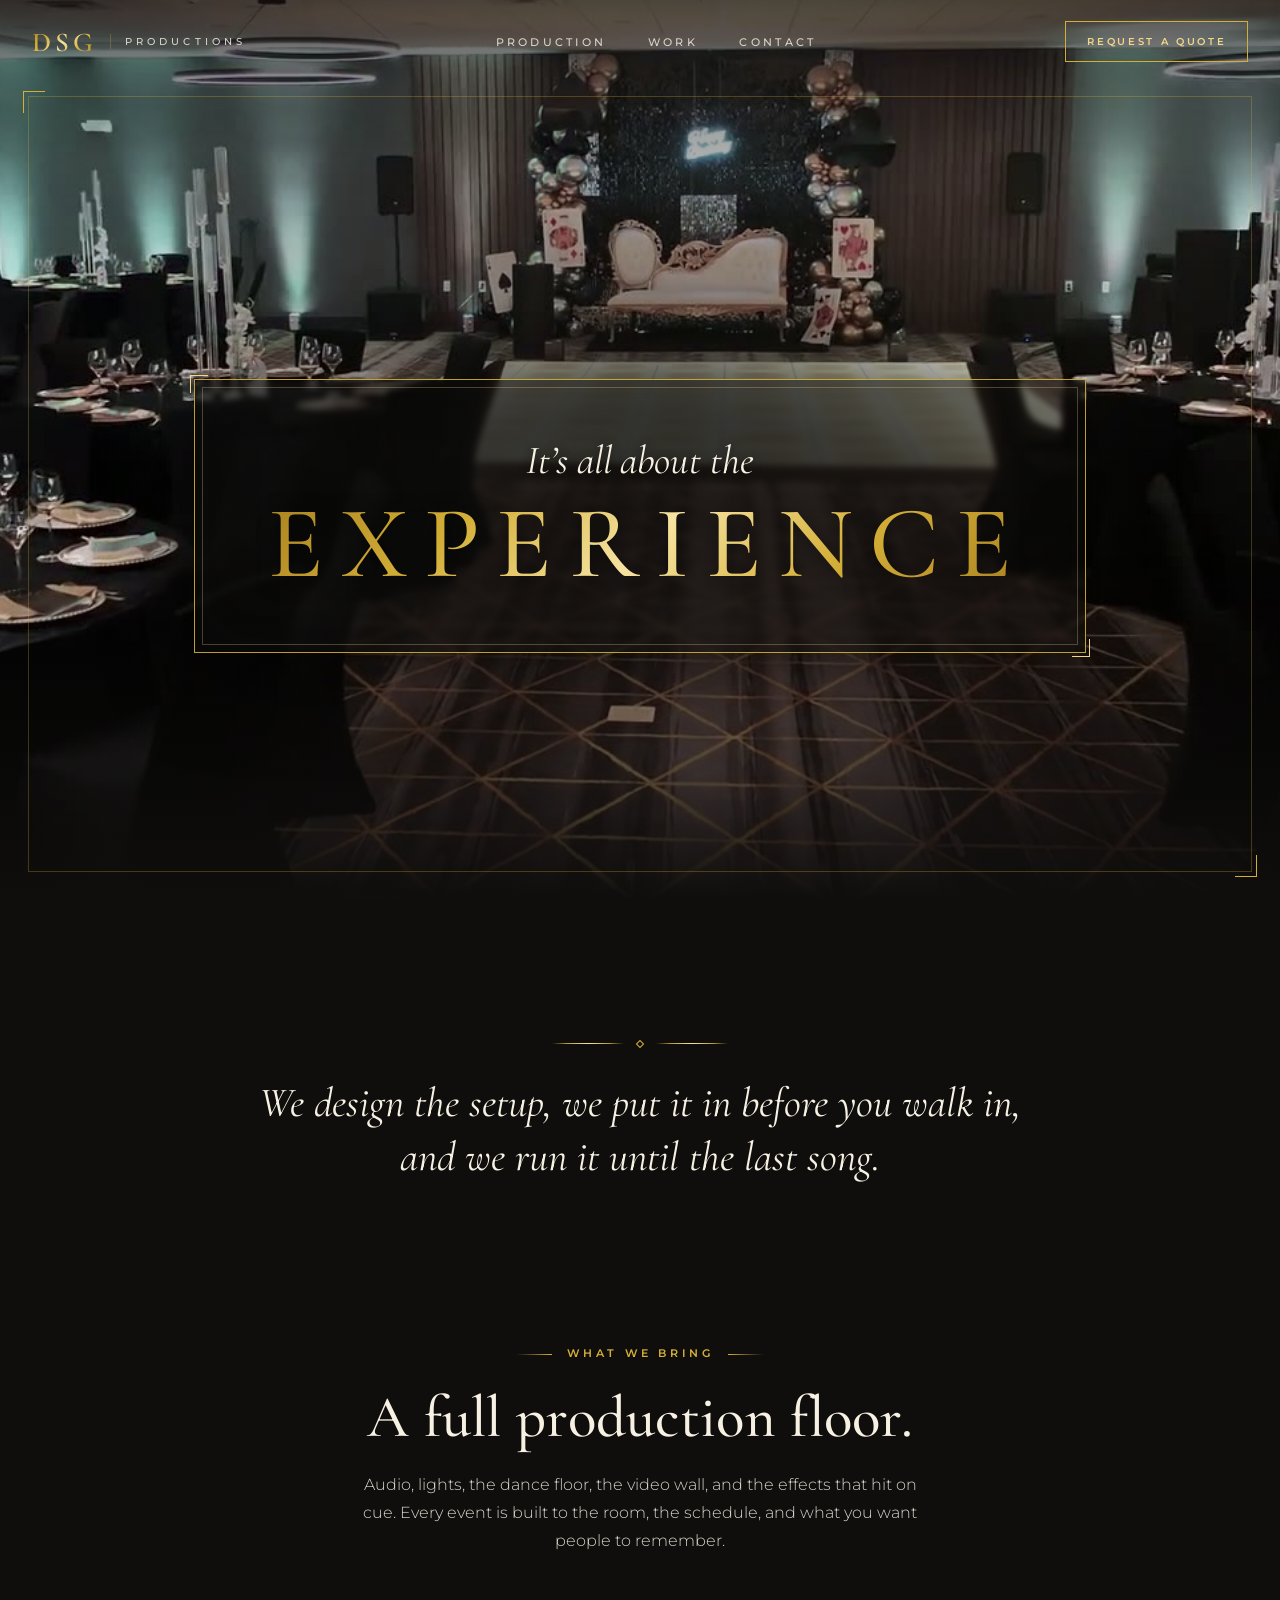
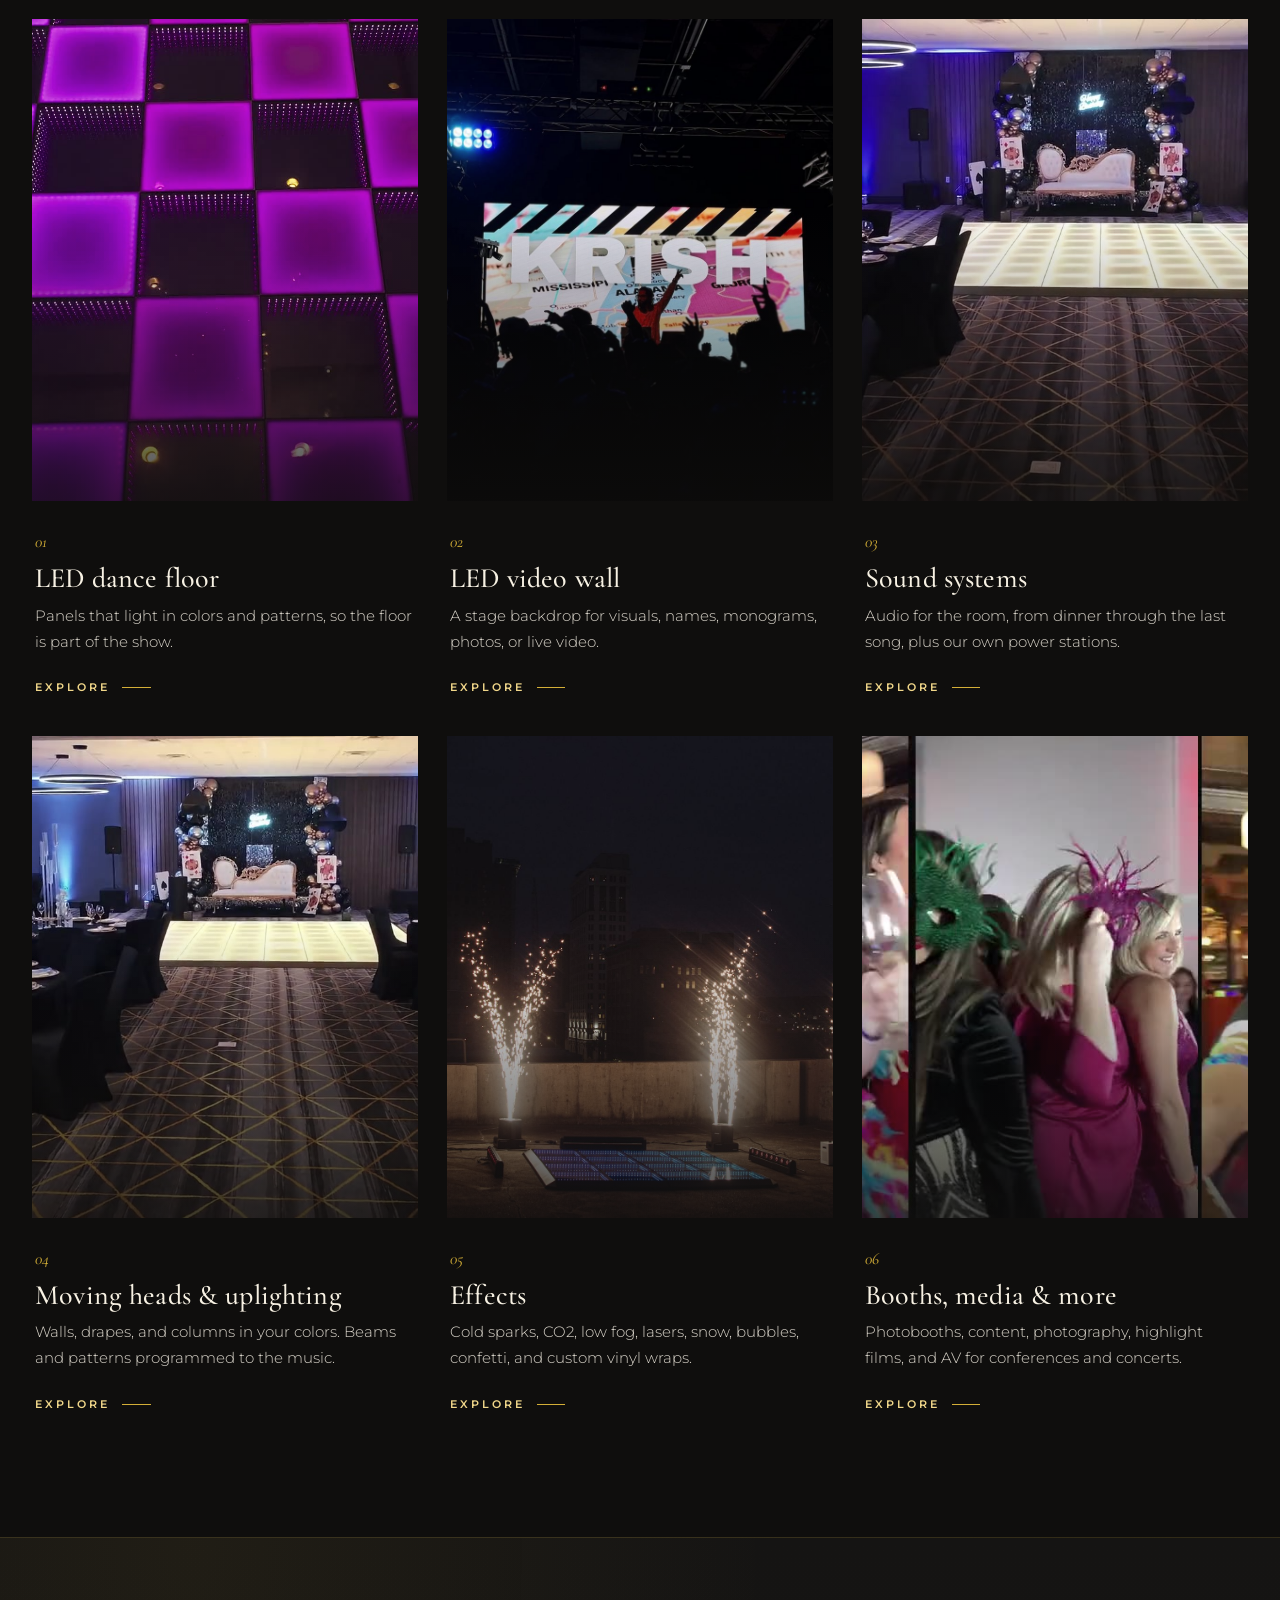
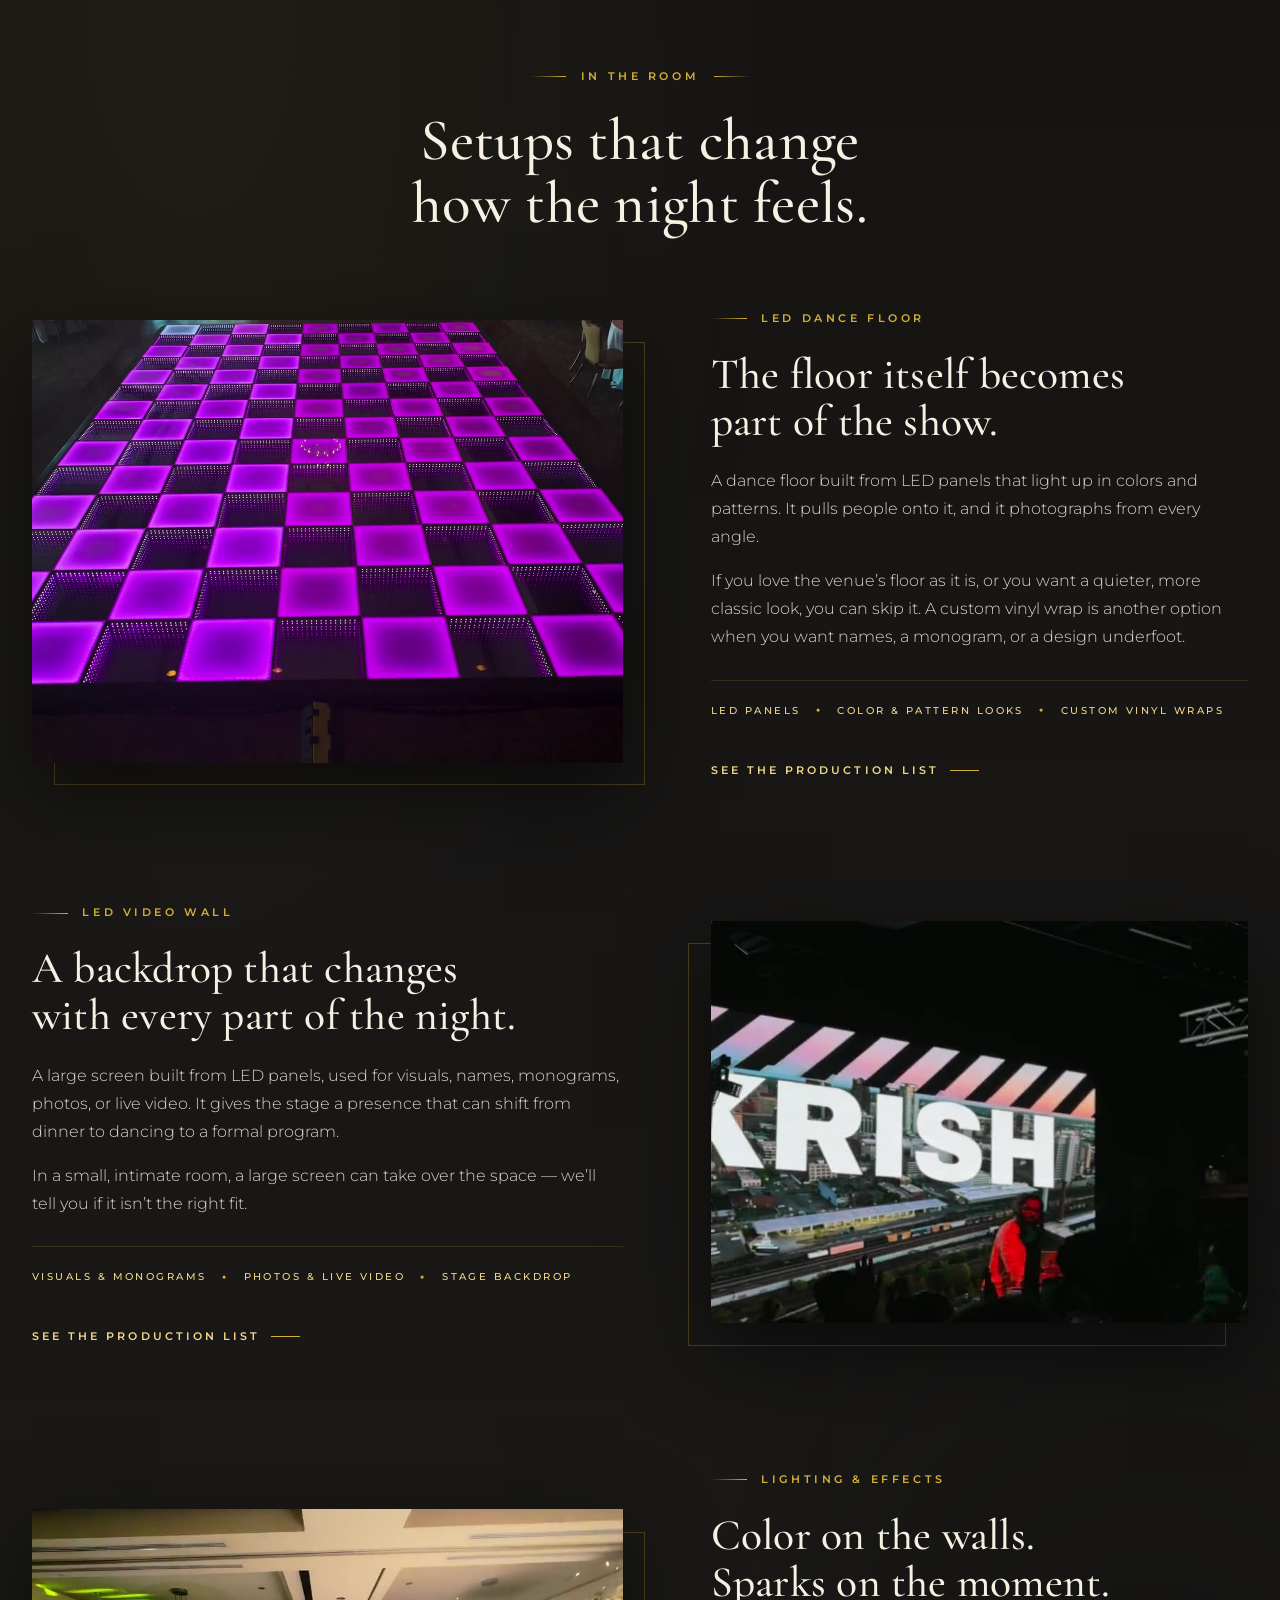
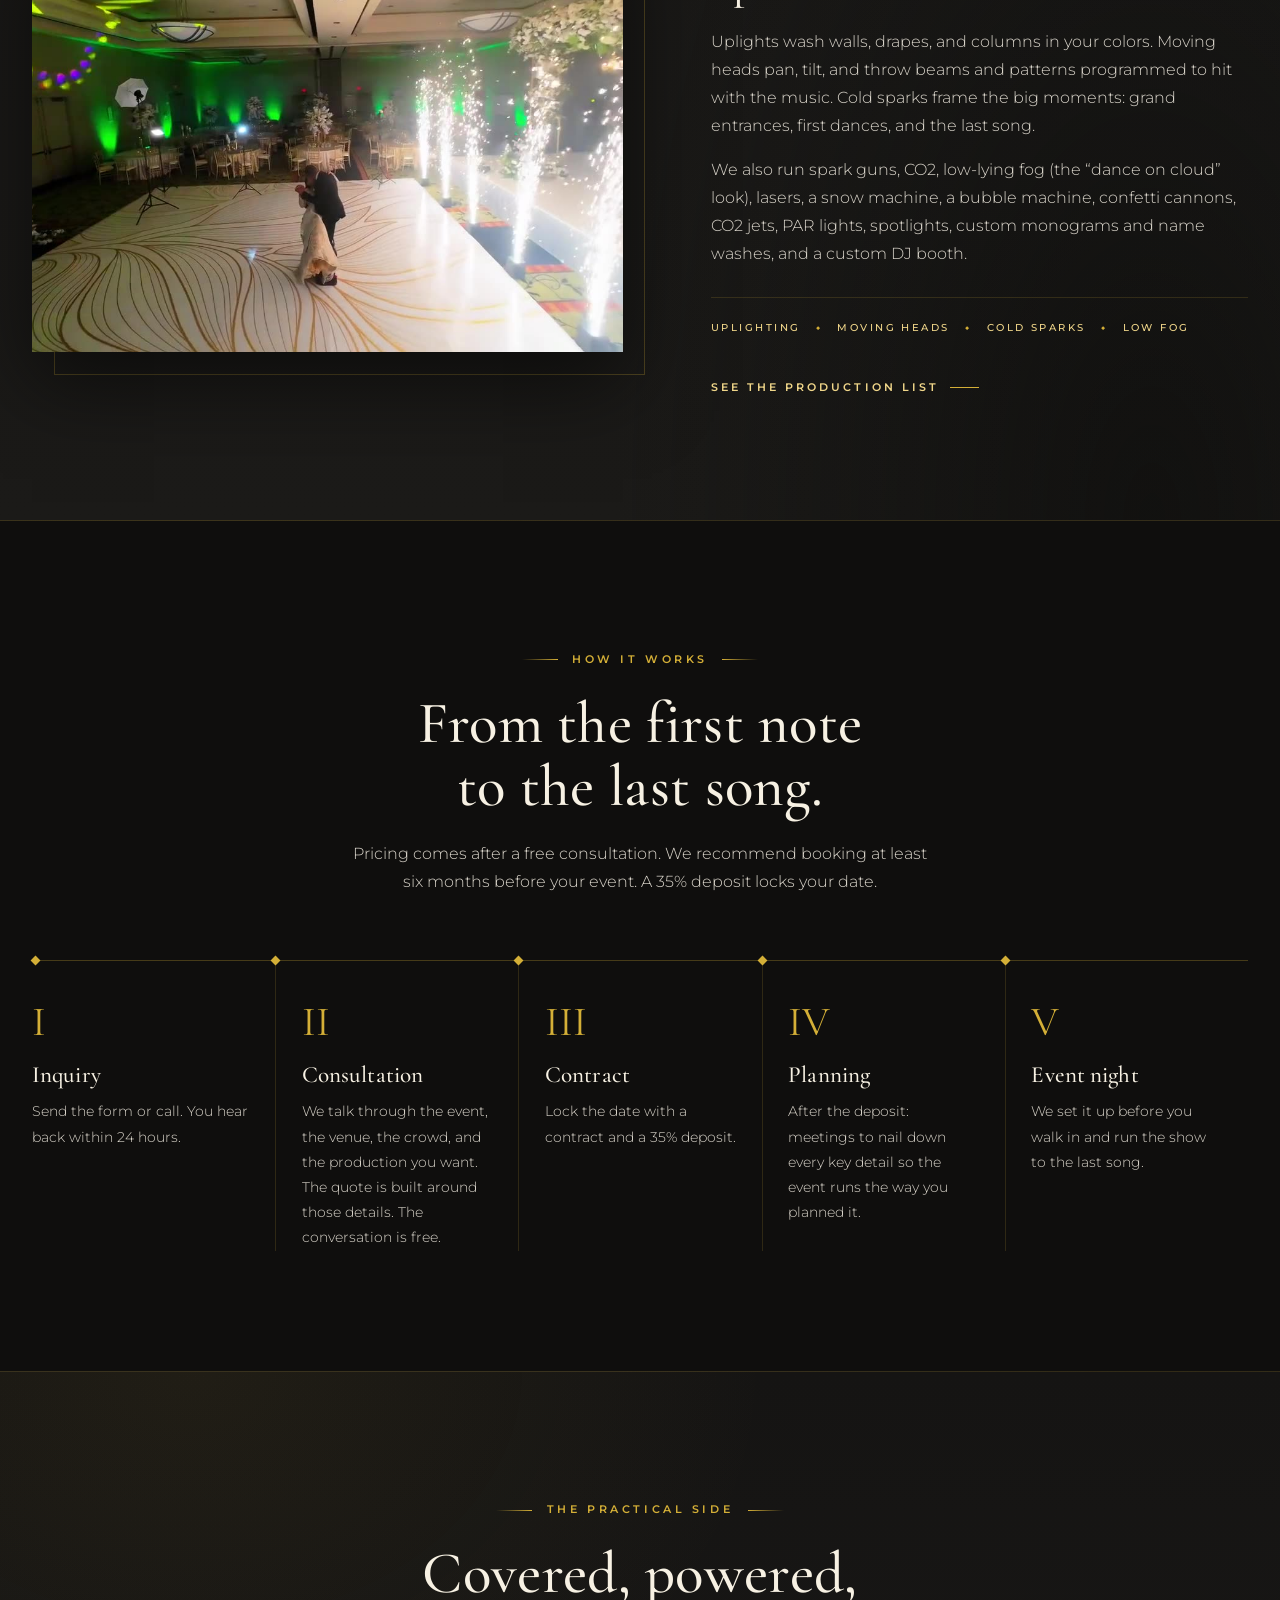
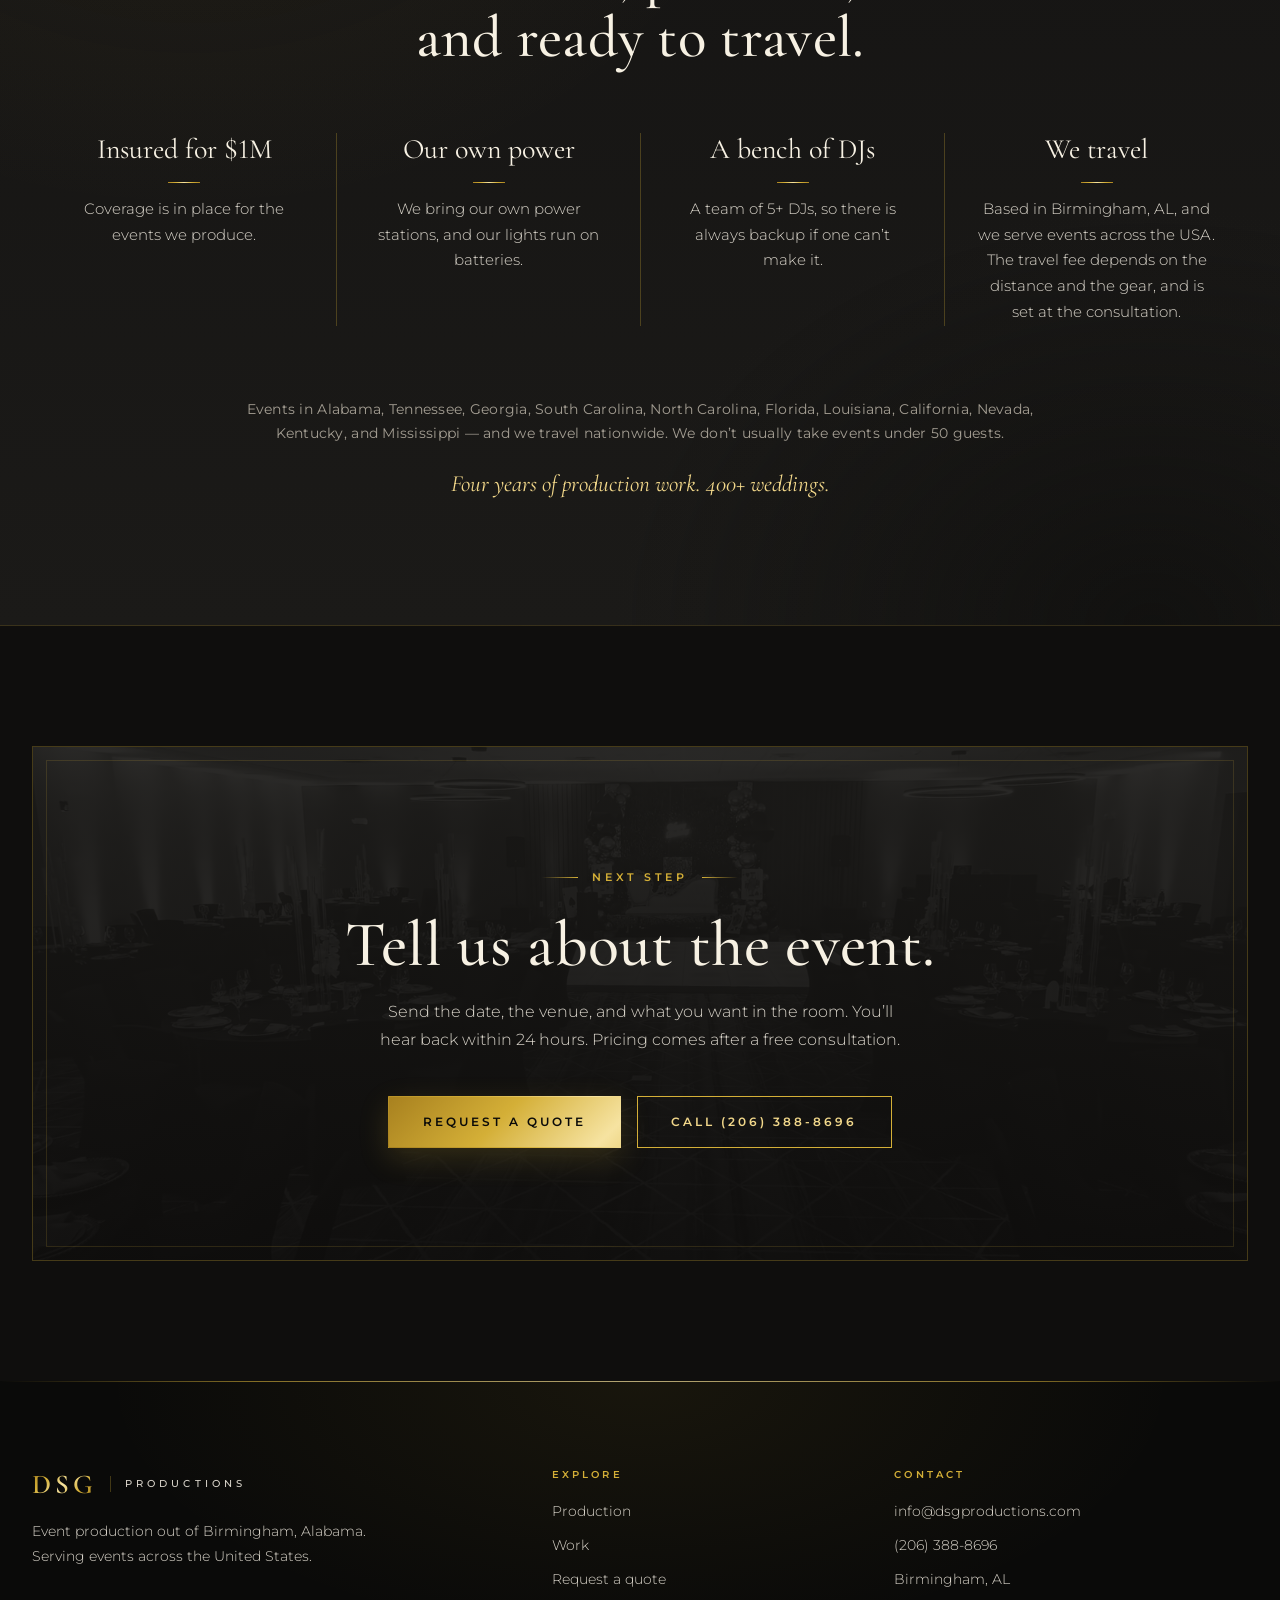
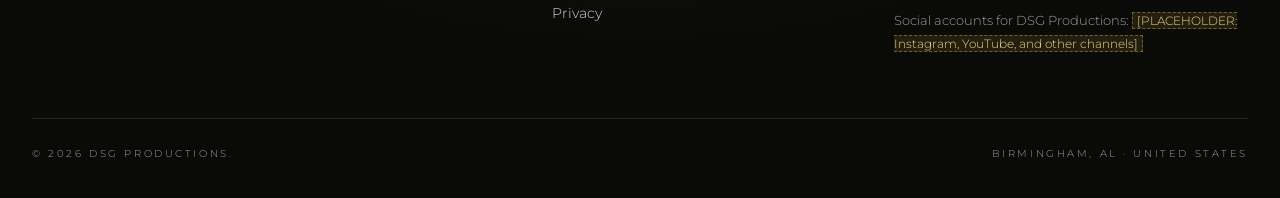
<file: index.html>
<!DOCTYPE html>
<html lang="en">
<head>
  <meta charset="utf-8">
  <meta name="viewport" content="width=device-width, initial-scale=1">
  <title>DSG Productions | Event Production · Birmingham, AL</title>
  <meta name="description" content="DSG Productions: LED dance floors, video walls, sound systems, moving-head lights, uplighting, and effects for weddings, corporate events, parties, galas, and concerts. Based in Birmingham, AL, serving events across the United States.">
  <link rel="canonical" href="https://dsgproductions.com/">
  <meta property="og:type" content="website">
  <meta property="og:title" content="DSG Productions | Event Production · Birmingham, AL">
  <meta property="og:description" content="DSG Productions: LED dance floors, video walls, sound systems, moving-head lights, uplighting, and effects for weddings, corporate events, parties, galas, and concerts. Based in Birmingham, AL, serving events across the United States.">
  <meta property="og:url" content="https://dsgproductions.com/">
  <meta property="og:image" content="https://dsgproductions.com/media/og.jpg">
  <meta property="og:locale" content="en_US">
  <meta name="twitter:card" content="summary_large_image">
  <meta name="twitter:title" content="DSG Productions | Event Production · Birmingham, AL">
  <meta name="twitter:description" content="DSG Productions: LED dance floors, video walls, sound systems, moving-head lights, uplighting, and effects for weddings, corporate events, parties, galas, and concerts. Based in Birmingham, AL, serving events across the United States.">
  <meta name="twitter:image" content="https://dsgproductions.com/media/og.jpg">
  <link rel="icon" href="favicon.svg" type="image/svg+xml">
  <link rel="apple-touch-icon" href="apple-touch-icon.png">
  <link rel="preconnect" href="https://fonts.googleapis.com">
  <link rel="preconnect" href="https://fonts.gstatic.com" crossorigin>
  <link href="https://fonts.googleapis.com/css2?family=Cormorant+Garamond:ital,wght@0,400;0,500;0,600;1,400;1,500&family=Montserrat:wght@300;400;500;600&display=swap" rel="stylesheet">
  <link rel="stylesheet" href="css/style.css">
    <script type="application/ld+json">
  {
    "@context": "https://schema.org",
    "@type": "ProfessionalService",
    "name": "DSG Productions",
    "description": "Event production for weddings, corporate events, parties, galas, and concerts: LED dance floors, LED video walls, sound systems, moving-head lights, uplighting, and effects. Based in Birmingham, AL, serving events across the United States.",
    "url": "https://dsgproductions.com/",
    "email": "info@dsgproductions.com",
    "telephone": "+1-206-388-8696",
    "image": "https://dsgproductions.com/media/og.jpg",
    "address": {
      "@type": "PostalAddress",
      "addressLocality": "Birmingham",
      "addressRegion": "AL",
      "addressCountry": "US"
    },
    "areaServed": "US",
    "priceRange": "Contact for a quote"
  }
  </script>

</head>
<body>
  <a class="skip" href="#main">Skip to content</a>
  <header class="site-header">
    <div class="wrap">
      <a class="logo" href="index.html" aria-label="DSG Productions, home">
        <span class="logo-mark">DSG</span>
        <span class="logo-name">Productions</span>
      </a>
      <button class="nav-toggle" type="button" aria-expanded="false" aria-controls="site-nav" aria-label="Open menu"><span></span></button>
      <nav id="site-nav" aria-label="Primary">
        <ul>
          <li><a href="production.html">Production</a></li>
          <li><a href="gallery.html">Work</a></li>
          <li><a href="contact.html">Contact</a></li>
          <li class="nav-cta"><a href="contact.html">Request a quote</a></li>
        </ul>
      </nav>
      <a class="btn btn-header header-cta" href="contact.html">Request a quote</a>
    </div>
  </header>

  <main id="main">
    <section class="hero">
      <div class="hero-media">
        <!--
          HERO VIDEO SLOT
          Krish is sending new hero footage. To swap it in:
            1. Put the file in /media (for example media/hero.mp4, H.264, muted, ~10–20s loop, under ~6 MB).
            2. Replace the src on the <source> below with that file.
            3. Export a still from the clip and set it as the poster="" (shown before the video loads and on reduced-motion).
          The navy overlay (.hero-overlay) and gold frame sit on top automatically.
          Current src is the existing LED dance floor ballroom clip; current poster is media/ballroom-poster.jpg.
        -->
        <video class="hero-video" data-auto autoplay muted loop playsinline preload="metadata" poster="media/ballroom-poster.jpg" aria-hidden="true">
          <source src="media/led-dance-floor-ballroom.mp4" type="video/mp4">
        </video>
        <div class="hero-overlay"></div>
      </div>
      <div class="hero-frame" aria-hidden="true"></div>
      <div class="wrap hero-copy hero-statement reveal">
        <h1 class="experience-box">
          <span class="xp-lead">It’s all about the</span>
          <span class="xp-word">EXPERIENCE</span>
        </h1>
      </div>
    </section>

    <section class="intro wrap reveal">
      <div class="ornament" aria-hidden="true"><span></span></div>
      <p>We design the setup, we put it in before you walk in, and we run it until the last song.</p>
    </section>

    <section class="wrap">
      <div class="section-head center reveal">
        <p class="kicker">What we bring</p>
        <h2>A full production floor.</h2>
        <p>Audio, lights, the dance floor, the video wall, and the effects that hit on cue. Every event is built to the room, the schedule, and what you want people to remember.</p>
      </div>
      <div class="cap-grid">
        <a class="cap reveal" href="production.html#led-dance-floor">
          <div class="cap-media"><video data-auto muted loop playsinline preload="metadata" poster="media/led-floor-poster.jpg" aria-hidden="true">
            <source src="media/led-dance-floor-mirror.mp4" type="video/mp4">
          </video></div>
          <div class="cap-body">
            <h3>LED dance floor</h3>
            <p>Panels that light in colors and patterns, so the floor is part of the show.</p>
            <span class="text-link">Explore</span>
          </div>
        </a>
        <a class="cap reveal" href="production.html#led-video-wall">
          <div class="cap-media"><img src="media/led-wall-concert.jpg" alt="LED video wall behind a DJ on a concert stage, with the name Krish on screen and a crowd in silhouette" width="768" height="960" loading="lazy"></div>
          <div class="cap-body">
            <h3>LED video wall</h3>
            <p>A stage backdrop for visuals, names, monograms, photos, or live video.</p>
            <span class="text-link">Explore</span>
          </div>
        </a>
        <a class="cap reveal" href="production.html#sound">
          <div class="cap-media"><img src="media/ballroom-purple.jpg" alt="Ballroom production setup with wall speakers, an LED dance floor, and purple uplighting" width="1600" height="704" loading="lazy"></div>
          <div class="cap-body">
            <h3>Sound systems</h3>
            <p>Audio for the room, from dinner through the last song, plus our own power stations.</p>
            <span class="text-link">Explore</span>
          </div>
        </a>
        <a class="cap reveal" href="production.html#lighting">
          <div class="cap-media"><img src="media/ballroom-teal.jpg" alt="Event ballroom washed in teal uplighting with a white LED dance floor and ring ceiling fixtures" width="1600" height="704" loading="lazy"></div>
          <div class="cap-body">
            <h3>Moving heads &amp; uplighting</h3>
            <p>Walls, drapes, and columns in your colors. Beams and patterns programmed to the music.</p>
            <span class="text-link">Explore</span>
          </div>
        </a>
        <a class="cap reveal" href="production.html#effects">
          <div class="cap-media"><img src="media/cold-sparks-rooftop-1.jpg" alt="Four cold-spark fountains and a blue LED dance floor set on a rooftop at night, city skyline behind them" width="1600" height="1067" loading="lazy"></div>
          <div class="cap-body">
            <h3>Effects</h3>
            <p>Cold sparks, CO2, low fog, lasers, snow, bubbles, confetti, and custom vinyl wraps.</p>
            <span class="text-link">Explore</span>
          </div>
        </a>
        <a class="cap reveal" href="production.html#more">
          <div class="cap-media"><img src="media/photobooth-poster.jpg" alt="Guests in formal evening wear posing at a party photobooth, including a 360 booth" width="1280" height="720" loading="lazy"></div>
          <div class="cap-body">
            <h3>Booths, media &amp; more</h3>
            <p>Photobooths, content, photography, highlight films, and AV for conferences and concerts.</p>
            <span class="text-link">Explore</span>
          </div>
        </a>
      </div>
    </section>

    <section class="band">
      <div class="wrap">
        <div class="section-head center reveal">
          <p class="kicker">In the room</p>
          <h2>Setups that change how the night feels.</h2>
        </div>

        <article class="feature reveal" id="floor-feature">
          <div class="feature-media">
            <video data-auto muted loop playsinline preload="metadata" poster="media/led-floor-wide.jpg">
              <source src="media/led-dance-floor-mirror.mp4" type="video/mp4">
            </video>
          </div>
          <div class="feature-copy">
            <p class="kicker">LED dance floor</p>
            <h3>The floor itself becomes part of the show.</h3>
            <p>A dance floor built from LED panels that light up in colors and patterns. It pulls people onto it, and it photographs from every angle.</p>
            <p>If you love the venue’s floor as it is, or you want a quieter, more classic look, you can skip it. A custom vinyl wrap is another option when you want names, a monogram, or a design underfoot.</p>
            <ul>
              <li class="chip">LED panels</li>
              <li class="chip">Color &amp; pattern looks</li>
              <li class="chip">Custom vinyl wraps</li>
            </ul>
            <a class="text-link" href="production.html#led-dance-floor">See the production list</a>
          </div>
        </article>

        <article class="feature feature-rev reveal">
          <div class="feature-media">
            <video data-auto muted loop playsinline preload="metadata" poster="media/led-wall-concert-poster.jpg">
              <source src="media/led-video-wall-concert.mp4" type="video/mp4">
            </video>
          </div>
          <div class="feature-copy">
            <p class="kicker">LED video wall</p>
            <h3>A backdrop that changes with every part of the night.</h3>
            <p>A large screen built from LED panels, used for visuals, names, monograms, photos, or live video. It gives the stage a presence that can shift from dinner to dancing to a formal program.</p>
            <p>In a small, intimate room, a large screen can take over the space — we’ll tell you if it isn’t the right fit.</p>
            <ul>
              <li class="chip">Visuals &amp; monograms</li>
              <li class="chip">Photos &amp; live video</li>
              <li class="chip">Stage backdrop</li>
            </ul>
            <a class="text-link" href="production.html#led-video-wall">See the production list</a>
          </div>
        </article>

        <article class="feature reveal">
          <div class="feature-media">
            <video data-auto muted loop playsinline preload="metadata" poster="media/cold-sparks-poster.jpg">
              <source src="media/cold-sparks.mp4" type="video/mp4">
            </video>
          </div>
          <div class="feature-copy">
            <p class="kicker">Lighting &amp; effects</p>
            <h3>Color on the walls. Sparks on the moment.</h3>
            <p>Uplights wash walls, drapes, and columns in your colors. Moving heads pan, tilt, and throw beams and patterns programmed to hit with the music. Cold sparks frame the big moments: grand entrances, first dances, and the last song.</p>
            <p>We also run spark guns, CO2, low-lying fog (the “dance on cloud” look), lasers, a snow machine, a bubble machine, confetti cannons, CO2 jets, PAR lights, spotlights, custom monograms and name washes, and a custom DJ booth.</p>
            <ul>
              <li class="chip">Uplighting</li>
              <li class="chip">Moving heads</li>
              <li class="chip">Cold sparks</li>
              <li class="chip">Low fog</li>
            </ul>
            <a class="text-link" href="production.html#lighting">See the production list</a>
          </div>
        </article>
      </div>
    </section>

    <section class="wrap">
      <div class="section-head center reveal">
        <p class="kicker">How it works</p>
        <h2>From the first note to the last song.</h2>
        <p>Pricing comes after a free consultation. We recommend booking at least six months before your event. A 35% deposit locks your date.</p>
      </div>
      <ol class="process-grid">
        <li class="step reveal">
          <h3>Inquiry</h3>
          <p>Send the form or call. You hear back within 24 hours.</p>
        </li>
        <li class="step reveal">
          <h3>Consultation</h3>
          <p>We talk through the event, the venue, the crowd, and the production you want. The quote is built around those details. The conversation is free.</p>
        </li>
        <li class="step reveal">
          <h3>Contract</h3>
          <p>Lock the date with a contract and a 35% deposit.</p>
        </li>
        <li class="step reveal">
          <h3>Planning</h3>
          <p>After the deposit: meetings to nail down every key detail so the event runs the way you planned it.</p>
        </li>
        <li class="step reveal">
          <h3>Event night</h3>
          <p>We set it up before you walk in and run the show to the last song.</p>
        </li>
      </ol>
    </section>

    <section class="band">
      <div class="wrap">
        <div class="section-head center reveal">
          <p class="kicker">The practical side</p>
          <h2>Covered, powered, and ready to travel.</h2>
        </div>
        <dl class="trust-grid">
          <div class="trust reveal">
            <dt>Insured for $1M</dt>
            <dd>Coverage is in place for the events we produce.</dd>
          </div>
          <div class="trust reveal">
            <dt>Our own power</dt>
            <dd>We bring our own power stations, and our lights run on batteries.</dd>
          </div>
          <div class="trust reveal">
            <dt>A bench of DJs</dt>
            <dd>A team of 5+ DJs, so there is always backup if one can’t make it.</dd>
          </div>
          <div class="trust reveal">
            <dt>We travel</dt>
            <dd>Based in Birmingham, AL, and we serve events across the USA. The travel fee depends on the distance and the gear, and is set at the consultation.</dd>
          </div>
        </dl>
        <p class="states reveal" style="margin-top:4.5rem">Events in Alabama, Tennessee, Georgia, South Carolina, North Carolina, Florida, Louisiana, California, Nevada, Kentucky, and Mississippi — and we travel nationwide. We don’t usually take events under 50 guests.</p>
        <p class="states states-lead reveal" style="margin-top:1.2rem">Four years of production work. 400+ weddings.</p>
      </div>
    </section>

    <section class="cta-band wrap reveal">
      <p class="kicker both">Next step</p>
      <h2>Tell us about the event.</h2>
      <p>Send the date, the venue, and what you want in the room. You’ll hear back within 24 hours. Pricing comes after a free consultation.</p>
      <div class="cta-actions">
        <a class="btn btn-gold" href="contact.html">Request a quote</a>
        <a class="btn btn-outline" href="tel:+12063888696">Call (206) 388-8696</a>
      </div>
    </section>
  </main>
  <footer class="site-footer">
    <div class="wrap">
      <div class="footer-grid">
        <div>
          <a class="logo" href="index.html" aria-label="DSG Productions, home">
            <span class="logo-mark">DSG</span>
            <span class="logo-name">Productions</span>
          </a>
          <p>Event production out of Birmingham, Alabama. Serving events across the United States.</p>
        </div>
        <div>
          <h2>Explore</h2>
          <ul>
            <li><a href="production.html">Production</a></li>
            <li><a href="gallery.html">Work</a></li>
            <li><a href="contact.html">Request a quote</a></li>
            <li><a href="privacy.html">Privacy</a></li>
          </ul>
        </div>
        <div>
          <h2>Contact</h2>
          <ul>
            <li><a href="mailto:info@dsgproductions.com">info@dsgproductions.com</a></li>
            <li><a href="tel:+12063888696">(206) 388-8696</a></li>
            <li>Birmingham, AL</li>
          </ul>
          <p class="note" style="margin-top:1rem">Social accounts for DSG Productions: <span class="ph">[PLACEHOLDER: Instagram, YouTube, and other channels]</span></p>
        </div>
      </div>
      <div class="footer-bottom">
        <p>&copy; <span id="year">2026</span> DSG Productions.</p>
        <p>Birmingham, AL · United States</p>
      </div>
    </div>
  </footer>
  <script src="js/script.js"></script>
</body>
</html>
</file>
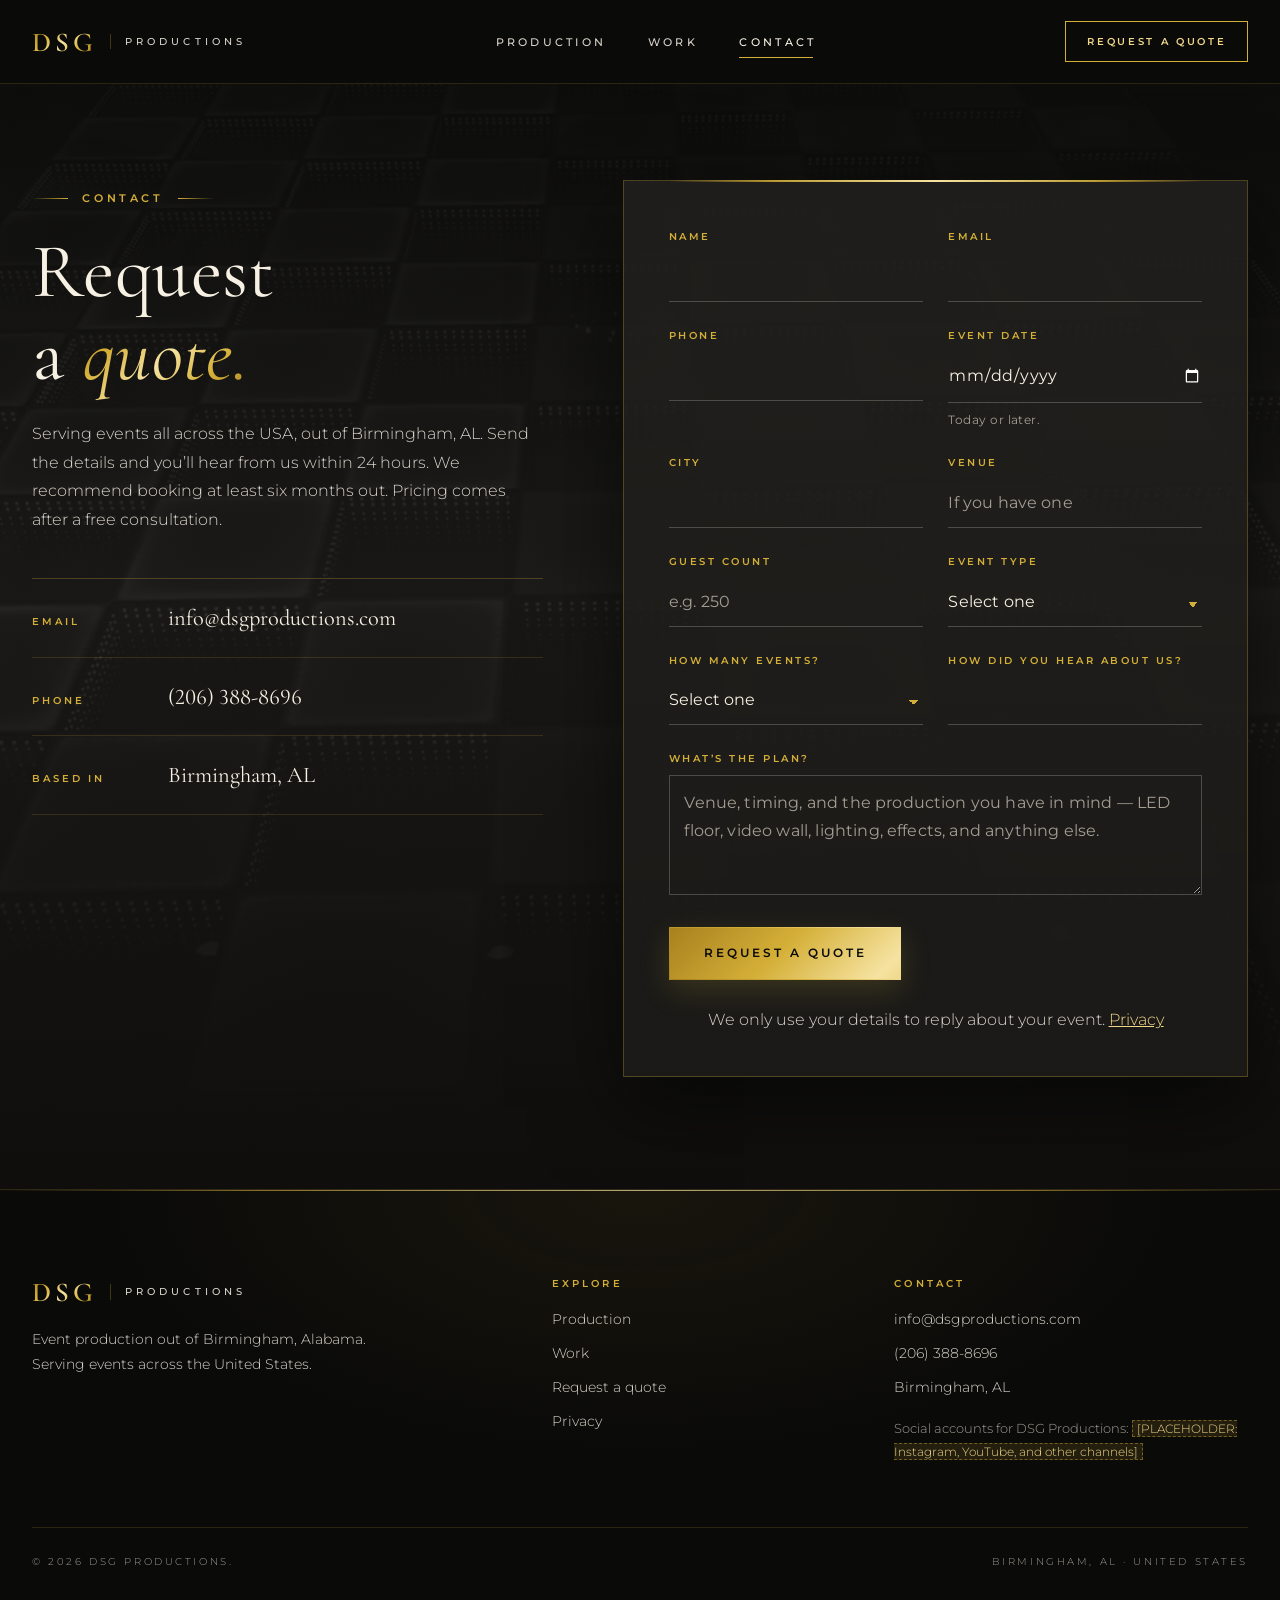
<file: contact.html>
<!DOCTYPE html>
<html lang="en">
<head>
  <meta charset="utf-8">
  <meta name="viewport" content="width=device-width, initial-scale=1">
  <title>Request a Quote | DSG Productions</title>
  <meta name="description" content="Request a production quote from DSG Productions. Based in Birmingham, AL. Email info@dsgproductions.com or call (206) 388-8696.">
  <link rel="canonical" href="https://dsgproductions.com/contact.html">
  <meta property="og:type" content="website">
  <meta property="og:title" content="Request a Quote | DSG Productions">
  <meta property="og:description" content="Request a production quote from DSG Productions. Based in Birmingham, AL. Email info@dsgproductions.com or call (206) 388-8696.">
  <meta property="og:url" content="https://dsgproductions.com/contact.html">
  <meta property="og:image" content="https://dsgproductions.com/media/og.jpg">
  <meta property="og:locale" content="en_US">
  <meta name="twitter:card" content="summary_large_image">
  <meta name="twitter:title" content="Request a Quote | DSG Productions">
  <meta name="twitter:description" content="Request a production quote from DSG Productions. Based in Birmingham, AL. Email info@dsgproductions.com or call (206) 388-8696.">
  <meta name="twitter:image" content="https://dsgproductions.com/media/og.jpg">
  <link rel="icon" href="favicon.svg" type="image/svg+xml">
  <link rel="apple-touch-icon" href="apple-touch-icon.png">
  <link rel="preconnect" href="https://fonts.googleapis.com">
  <link rel="preconnect" href="https://fonts.gstatic.com" crossorigin>
  <link href="https://fonts.googleapis.com/css2?family=Cormorant+Garamond:ital,wght@0,400;0,500;0,600;1,400;1,500&family=Montserrat:wght@300;400;500;600&display=swap" rel="stylesheet">
  <link rel="stylesheet" href="css/style.css">
  
</head>
<body>
  <a class="skip" href="#main">Skip to content</a>
  <header class="site-header is-solid">
    <div class="wrap">
      <a class="logo" href="index.html" aria-label="DSG Productions, home">
        <span class="logo-mark">DSG</span>
        <span class="logo-name">Productions</span>
      </a>
      <button class="nav-toggle" type="button" aria-expanded="false" aria-controls="site-nav" aria-label="Open menu"><span></span></button>
      <nav id="site-nav" aria-label="Primary">
        <ul>
          <li><a href="production.html">Production</a></li>
          <li><a href="gallery.html">Work</a></li>
          <li><a href="contact.html" aria-current="page">Contact</a></li>
          <li class="nav-cta"><a href="contact.html">Request a quote</a></li>
        </ul>
      </nav>
      <a class="btn btn-header header-cta" href="contact.html">Request a quote</a>
    </div>
  </header>

  <main id="main">
    <section class="page-hero contact-hero">
      <div class="page-hero-media" aria-hidden="true"><img src="media/led-floor-close.jpg" alt="" width="1600" height="830"></div>
      <div class="wrap contact-grid">
        <div class="contact-info reveal">
          <p class="kicker">Contact</p>
          <h1>Request a <em>quote.</em></h1>
          <p>Serving events all across the USA, out of Birmingham, AL. Send the details and you’ll hear from us within 24 hours. We recommend booking at least six months out. Pricing comes after a free consultation.</p>
          <dl class="contact-list">
            <div>
              <dt>Email</dt>
              <dd><a href="mailto:info@dsgproductions.com">info@dsgproductions.com</a></dd>
            </div>
            <div>
              <dt>Phone</dt>
              <dd><a href="tel:+12063888696">(206) 388-8696</a></dd>
            </div>
            <div>
              <dt>Based in</dt>
              <dd>Birmingham, AL</dd>
            </div>
          </dl>
        </div>

        <form id="quote-form" class="quote-form reveal" action="https://formsubmit.co/info@dsgproductions.com" method="post">
          <input type="hidden" name="_subject" value="New quote request: dsgproductions.com">
          <input type="hidden" name="_template" value="table">
          <input type="hidden" name="_next" value="https://dsgproductions.com/contact.html">
          <input type="text" name="_honey" style="display:none" tabindex="-1" autocomplete="off" aria-hidden="true">

          <div class="form-row">
            <label>Name<input type="text" name="name" autocomplete="name" required></label>
            <label>Email<input type="email" name="email" autocomplete="email" required></label>
          </div>
          <div class="form-row">
            <label>Phone<input type="tel" name="phone" autocomplete="tel"></label>
            <label>Event date<input type="date" name="date" aria-describedby="date-hint"><span id="date-hint" class="field-hint">Today or later.</span></label>
          </div>
          <div class="form-row">
            <label>City<input type="text" name="city" autocomplete="address-level2"></label>
            <label>Venue<input type="text" name="venue" placeholder="If you have one"></label>
          </div>
          <div class="form-row">
            <label>Guest count<input type="number" name="guests" min="1" inputmode="numeric" placeholder="e.g. 250"></label>
            <label>Event type
              <select name="type">
                <option value="">Select one</option>
                <option>Wedding</option>
                <option>Private party</option>
                <option>Corporate</option>
                <option>Gala</option>
                <option>Concert</option>
                <option>Other</option>
              </select>
            </label>
          </div>
          <div class="form-row">
            <label>How many events?
              <select name="events">
                <option value="">Select one</option>
                <option>1</option>
                <option>2</option>
                <option>3</option>
                <option>4</option>
                <option>5 or more</option>
              </select>
            </label>
            <label>How did you hear about us?
              <input type="text" name="referral">
            </label>
          </div>
          <label>What’s the plan?
            <textarea name="message" placeholder="Venue, timing, and the production you have in mind — LED floor, video wall, lighting, effects, and anything else."></textarea>
          </label>
          <button class="btn btn-gold" type="submit">Request a quote</button>
          <p class="form-note" hidden></p>
          <p class="form-legal">We only use your details to reply about your event. <a href="privacy.html">Privacy</a></p>
        </form>
      </div>
    </section>

    <dialog class="guest-dialog" id="guest-dialog" aria-labelledby="guest-dialog-title">
      <h2 id="guest-dialog-title">A quick heads-up.</h2>
      <p>We don’t usually do events under 50 guests, so we may not be the best fit for this one. You can still send it and we’ll let you know.</p>
      <div class="dialog-actions">
        <button class="btn btn-outline" type="button" data-guest="change">Change guest count</button>
        <button class="btn btn-gold" type="button" data-guest="go">Send anyway</button>
      </div>
    </dialog>
  </main>
  <footer class="site-footer">
    <div class="wrap">
      <div class="footer-grid">
        <div>
          <a class="logo" href="index.html" aria-label="DSG Productions, home">
            <span class="logo-mark">DSG</span>
            <span class="logo-name">Productions</span>
          </a>
          <p>Event production out of Birmingham, Alabama. Serving events across the United States.</p>
        </div>
        <div>
          <h2>Explore</h2>
          <ul>
            <li><a href="production.html">Production</a></li>
            <li><a href="gallery.html">Work</a></li>
            <li><a href="contact.html">Request a quote</a></li>
            <li><a href="privacy.html">Privacy</a></li>
          </ul>
        </div>
        <div>
          <h2>Contact</h2>
          <ul>
            <li><a href="mailto:info@dsgproductions.com">info@dsgproductions.com</a></li>
            <li><a href="tel:+12063888696">(206) 388-8696</a></li>
            <li>Birmingham, AL</li>
          </ul>
          <p class="note" style="margin-top:1rem">Social accounts for DSG Productions: <span class="ph">[PLACEHOLDER: Instagram, YouTube, and other channels]</span></p>
        </div>
      </div>
      <div class="footer-bottom">
        <p>&copy; <span id="year">2026</span> DSG Productions.</p>
        <p>Birmingham, AL · United States</p>
      </div>
    </div>
  </footer>
  <script src="js/script.js"></script>
</body>
</html>
</file>
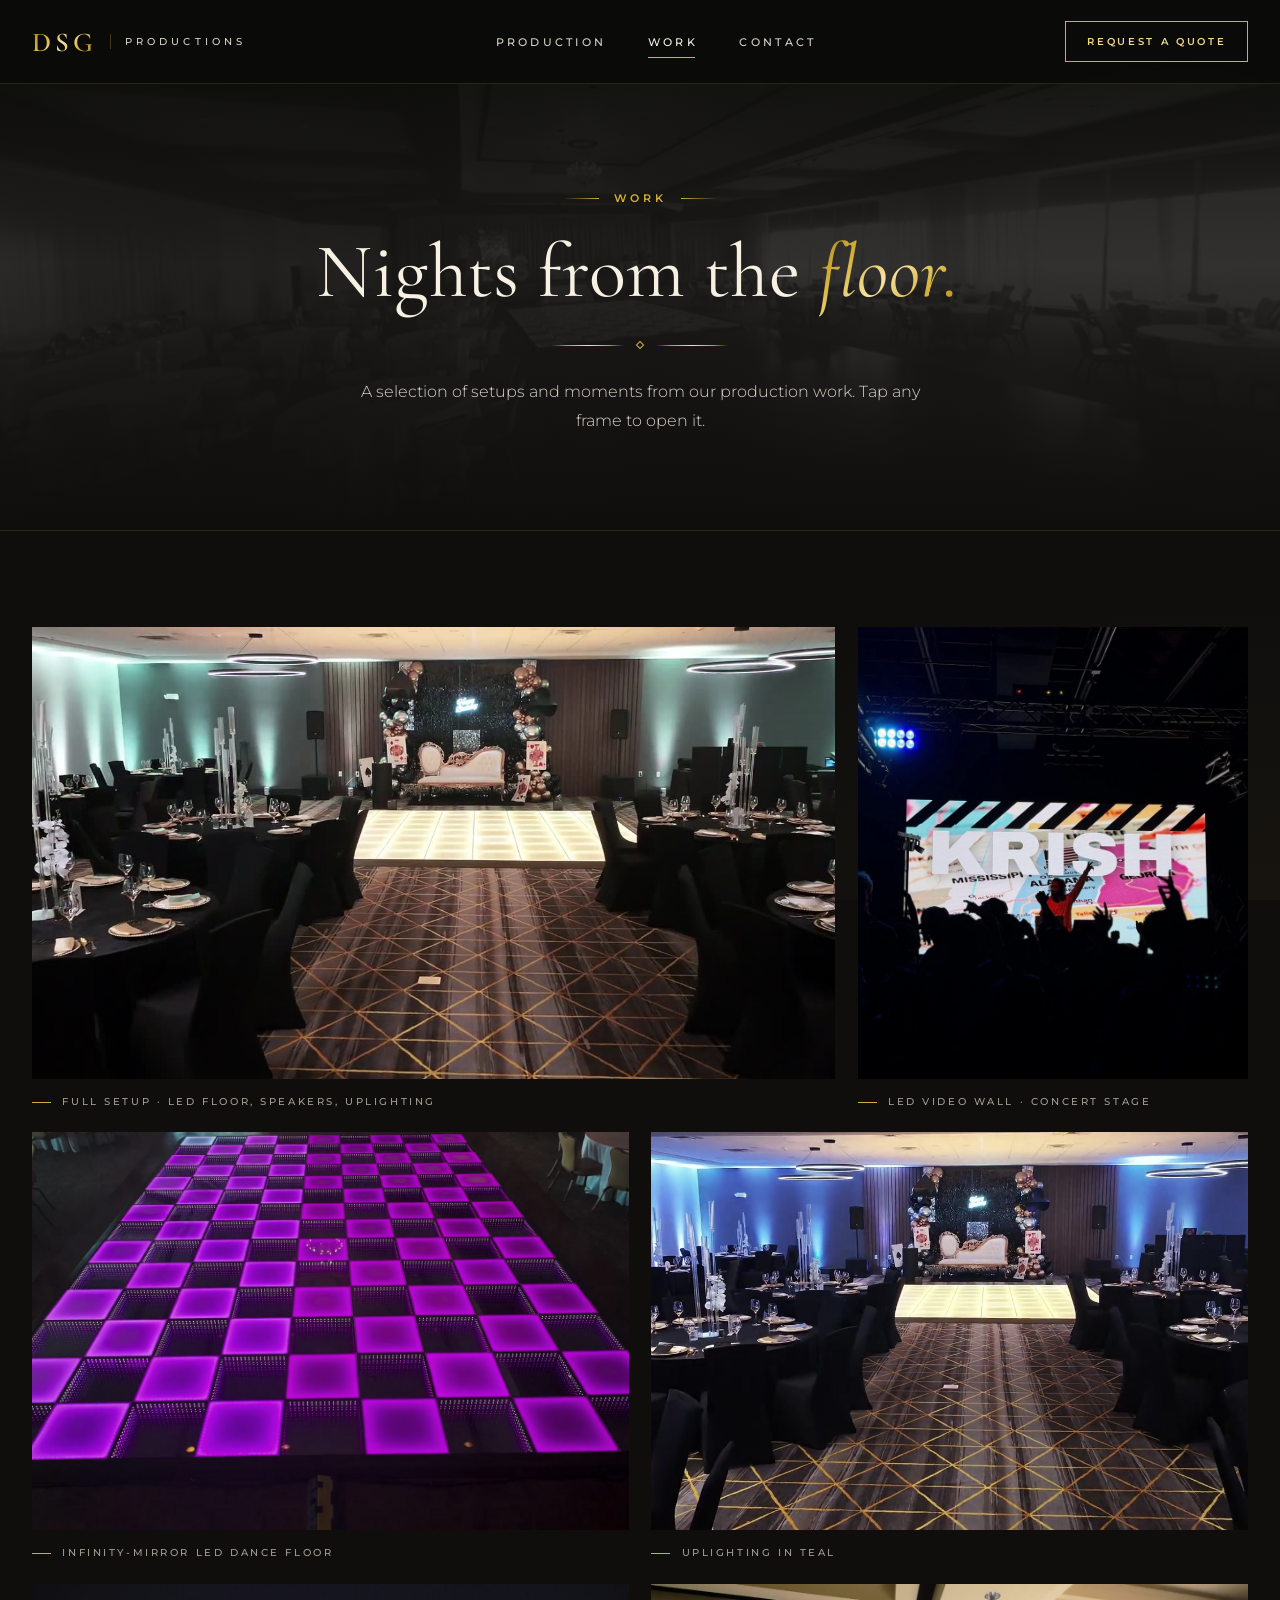
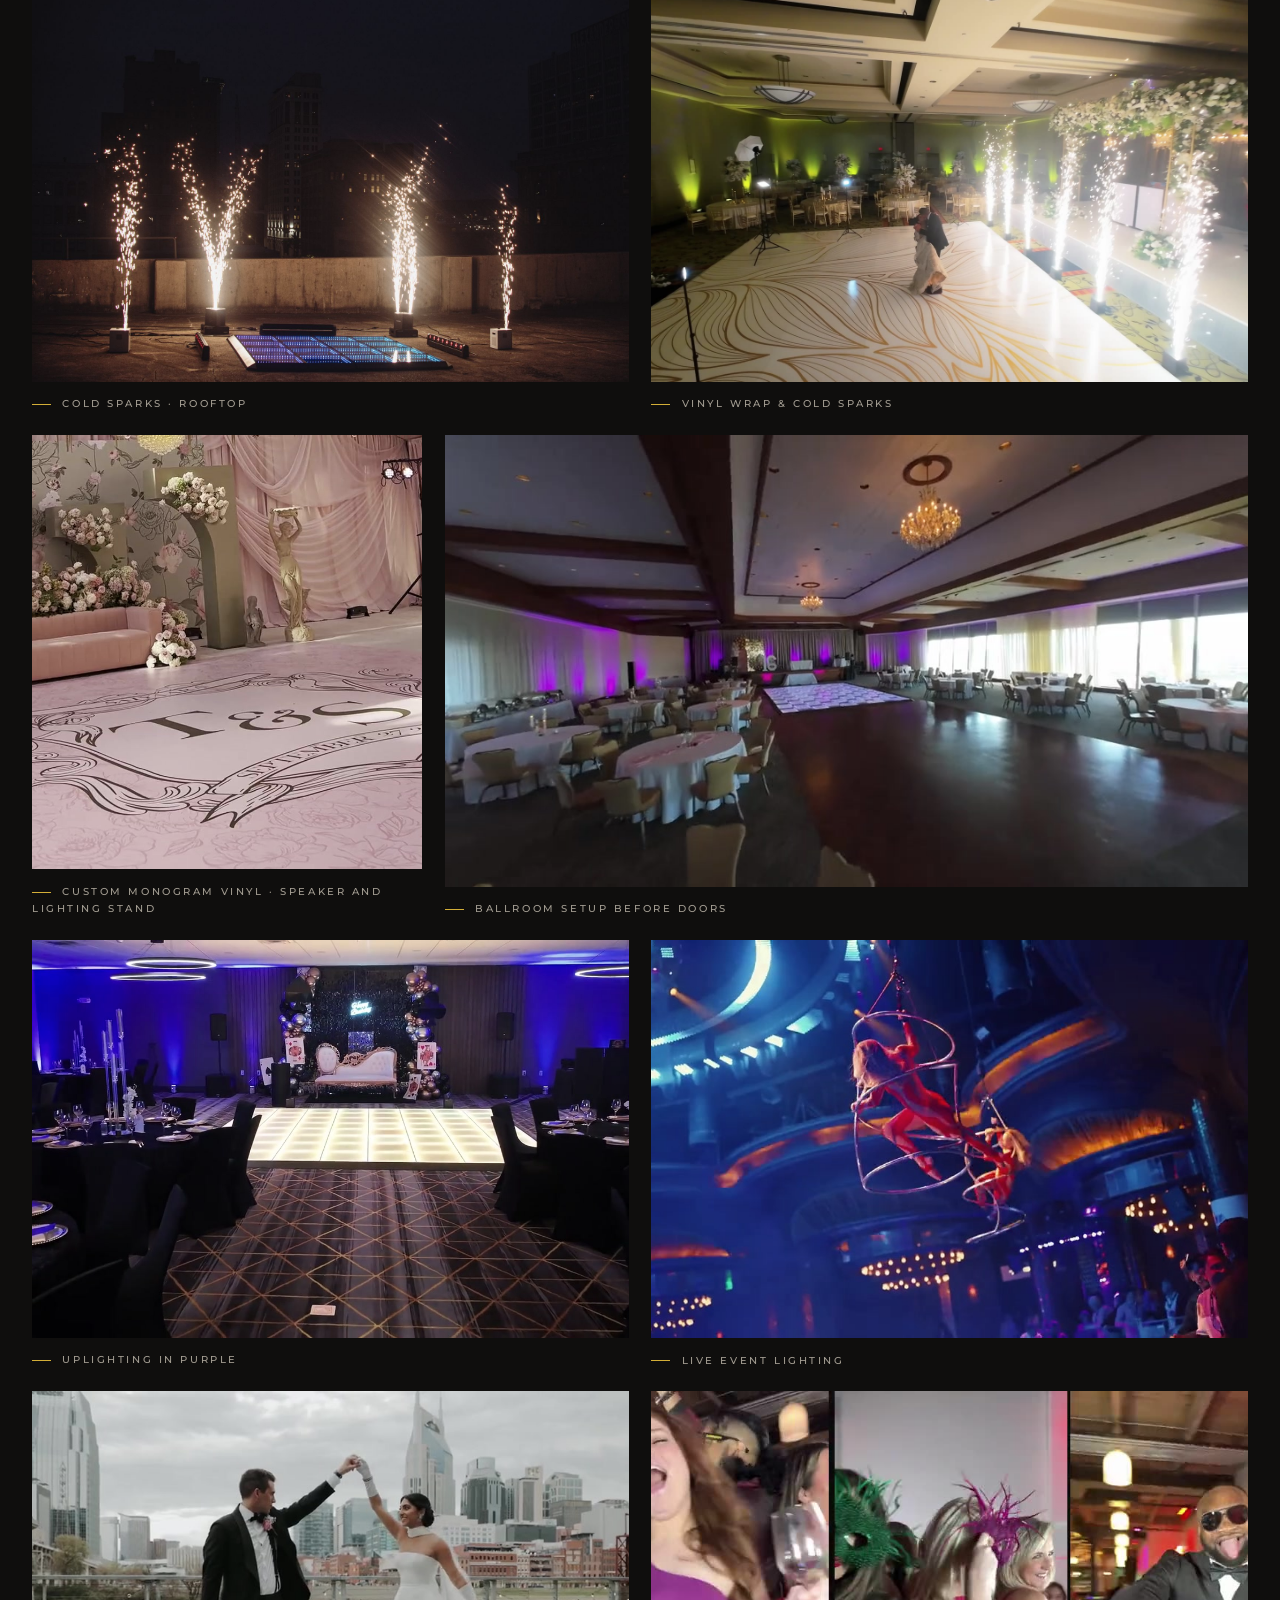
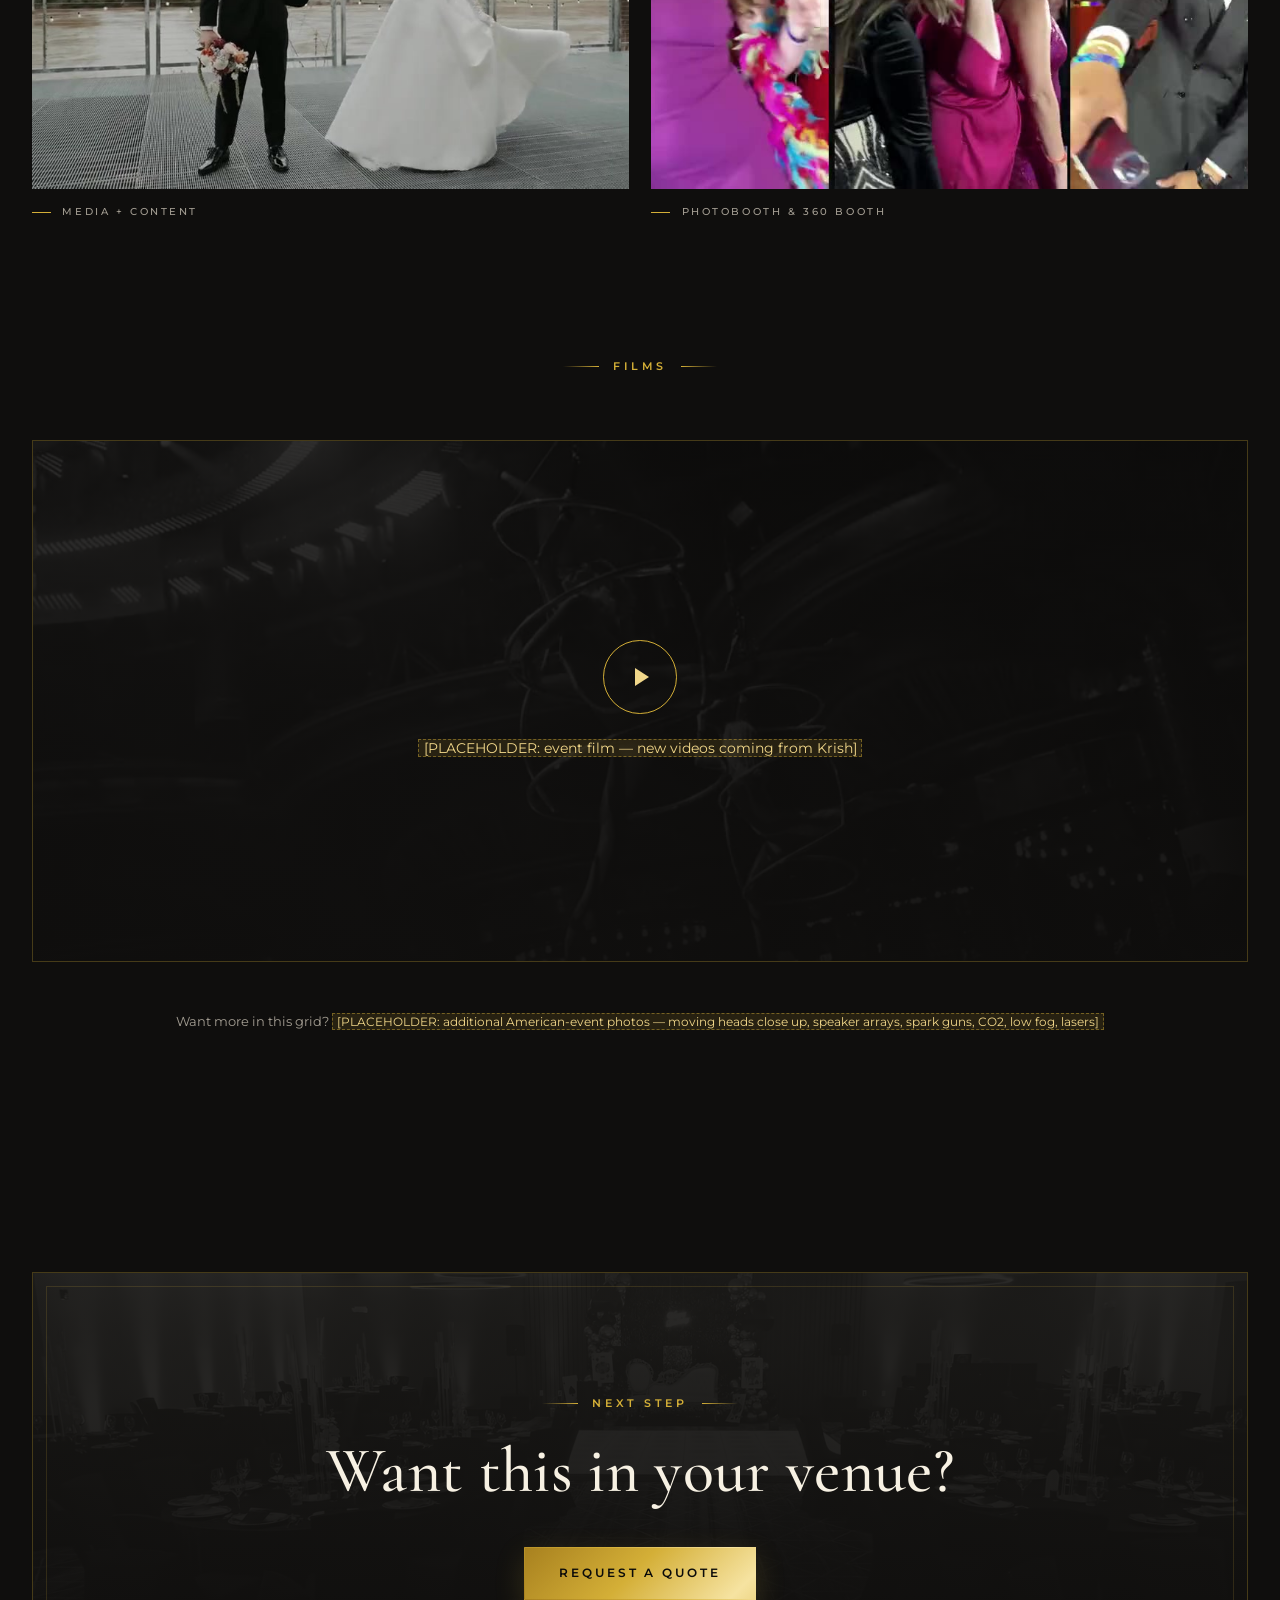
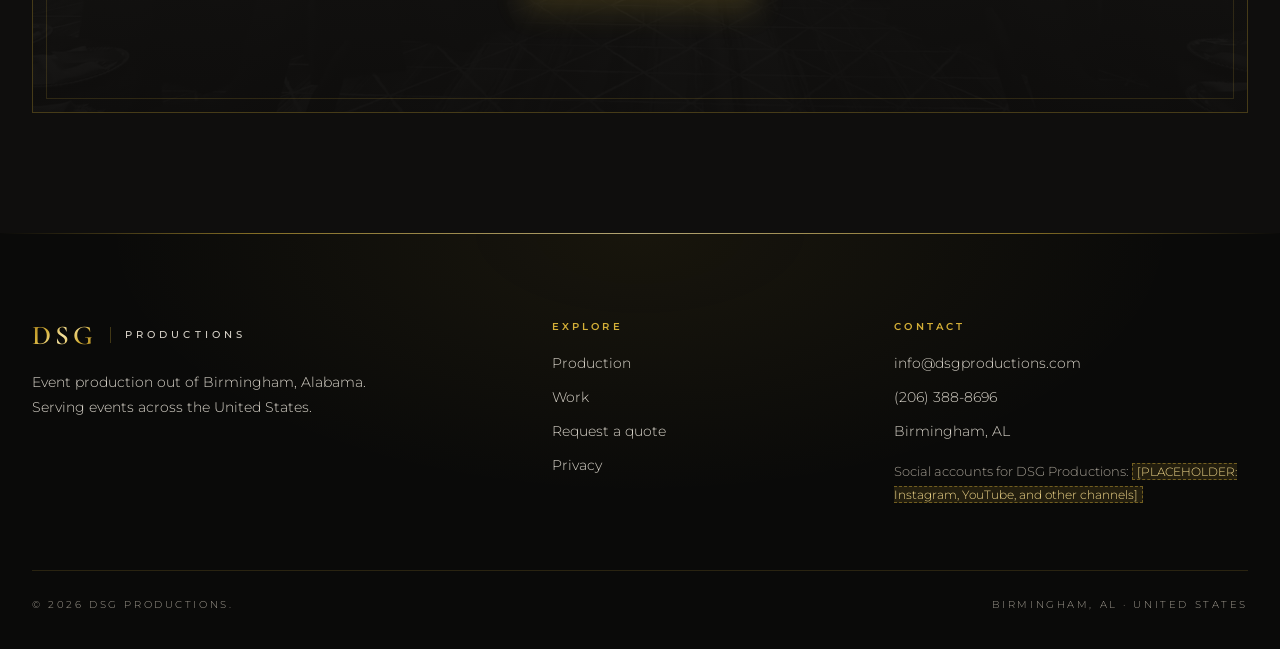
<file: gallery.html>
<!DOCTYPE html>
<html lang="en">
<head>
  <meta charset="utf-8">
  <meta name="viewport" content="width=device-width, initial-scale=1">
  <title>Work | DSG Productions</title>
  <meta name="description" content="Production photos and video from DSG Productions: LED dance floors, uplighting, vinyl wraps, cold sparks, video walls, photobooths, and live events.">
  <link rel="canonical" href="https://dsgproductions.com/gallery.html">
  <meta property="og:type" content="website">
  <meta property="og:title" content="Work | DSG Productions">
  <meta property="og:description" content="Production photos and video from DSG Productions: LED dance floors, uplighting, vinyl wraps, cold sparks, video walls, photobooths, and live events.">
  <meta property="og:url" content="https://dsgproductions.com/gallery.html">
  <meta property="og:image" content="https://dsgproductions.com/media/og.jpg">
  <meta property="og:locale" content="en_US">
  <meta name="twitter:card" content="summary_large_image">
  <meta name="twitter:title" content="Work | DSG Productions">
  <meta name="twitter:description" content="Production photos and video from DSG Productions: LED dance floors, uplighting, vinyl wraps, cold sparks, video walls, photobooths, and live events.">
  <meta name="twitter:image" content="https://dsgproductions.com/media/og.jpg">
  <link rel="icon" href="favicon.svg" type="image/svg+xml">
  <link rel="apple-touch-icon" href="apple-touch-icon.png">
  <link rel="preconnect" href="https://fonts.googleapis.com">
  <link rel="preconnect" href="https://fonts.gstatic.com" crossorigin>
  <link href="https://fonts.googleapis.com/css2?family=Cormorant+Garamond:ital,wght@0,400;0,500;0,600;1,400;1,500&family=Montserrat:wght@300;400;500;600&display=swap" rel="stylesheet">
  <link rel="stylesheet" href="css/style.css">
  
</head>
<body>
  <a class="skip" href="#main">Skip to content</a>
  <header class="site-header is-solid">
    <div class="wrap">
      <a class="logo" href="index.html" aria-label="DSG Productions, home">
        <span class="logo-mark">DSG</span>
        <span class="logo-name">Productions</span>
      </a>
      <button class="nav-toggle" type="button" aria-expanded="false" aria-controls="site-nav" aria-label="Open menu"><span></span></button>
      <nav id="site-nav" aria-label="Primary">
        <ul>
          <li><a href="production.html">Production</a></li>
          <li><a href="gallery.html" aria-current="page">Work</a></li>
          <li><a href="contact.html">Contact</a></li>
          <li class="nav-cta"><a href="contact.html">Request a quote</a></li>
        </ul>
      </nav>
      <a class="btn btn-header header-cta" href="contact.html">Request a quote</a>
    </div>
  </header>

  <main id="main">
    <header class="page-hero">
      <div class="page-hero-media" aria-hidden="true"><img src="media/ballroom-setup.jpg" alt="" width="960" height="540"></div>
      <div class="wrap reveal">
      <p class="kicker">Work</p>
      <h1>Nights from the <em>floor.</em></h1>
      <div class="ornament" aria-hidden="true"><span></span></div>
      <p>A selection of setups and moments from our production work. Tap any frame to open it.</p>
      </div>
    </header>

    <section class="wrap gallery-section">
      <div class="gallery-grid">
        <figure class="shot shot-wide">
          <button type="button" data-gallery data-type="video" data-full="media/led-dance-floor-ballroom.mp4" data-caption="Full ballroom setup: LED dance floor, wall speakers, and color-changing uplighting">
            <video muted loop playsinline preload="metadata" poster="media/ballroom-poster.jpg" data-auto>
              <source src="media/led-dance-floor-ballroom.mp4" type="video/mp4">
            </video>
          </button>
          <figcaption>Full setup · LED floor, speakers, uplighting</figcaption>
        </figure>
        <figure class="shot shot-tall">
          <button type="button" data-gallery data-type="image" data-full="media/led-wall-concert.jpg" data-caption="LED video wall on a concert stage, with production lighting on the truss">
            <img src="media/led-wall-concert.jpg" alt="LED video wall on a concert stage behind a DJ, with a crowd in silhouette and a wash light on the truss" width="768" height="960" loading="lazy">
          </button>
          <figcaption>LED video wall · concert stage</figcaption>
        </figure>

        <figure class="shot shot-mid">
          <button type="button" data-gallery data-type="image" data-full="media/led-floor-wide.jpg" data-caption="Infinity-mirror LED dance floor in purple">
            <img src="media/led-floor-wide.jpg" alt="Infinity-mirror LED dance floor lit in a purple checkerboard, with banquet tables at the edges of the frame" width="1600" height="830" loading="lazy">
          </button>
          <figcaption>Infinity-mirror LED dance floor</figcaption>
        </figure>
        <figure class="shot shot-mid">
          <button type="button" data-gallery data-type="image" data-full="media/ballroom-teal.jpg" data-caption="Teal uplighting and a white LED dance floor in a dressed ballroom">
            <img src="media/ballroom-teal.jpg" alt="Ballroom with teal uplighting, a white LED dance floor, and black-tie table settings" width="1600" height="704" loading="lazy">
          </button>
          <figcaption>Uplighting in teal</figcaption>
        </figure>

        <figure class="shot shot-mid">
          <button type="button" data-gallery data-type="image" data-full="media/cold-sparks-rooftop-1.jpg" data-caption="Cold spark fountains and a blue LED dance floor on a rooftop at night">
            <img src="media/cold-sparks-rooftop-1.jpg" alt="Four cold-spark machines and a small blue LED dance floor on a rooftop, with a city skyline at night" width="1600" height="1067" loading="lazy">
          </button>
          <figcaption>Cold sparks · rooftop</figcaption>
        </figure>
        <figure class="shot shot-mid">
          <button type="button" data-gallery data-type="image" data-full="media/vinyl-gold-leaf.jpg" data-caption="Gold-leaf vinyl dance floor with cold sparks during a first dance">
            <img src="media/vinyl-gold-leaf.jpg" alt="Couple in a white wedding gown and black suit dancing on a gold-leaf vinyl floor, with cold-spark fountains and a floral arch" width="1600" height="900" loading="lazy">
          </button>
          <figcaption>Vinyl wrap &amp; cold sparks</figcaption>
        </figure>

        <figure class="shot shot-tall">
          <button type="button" data-gallery data-type="image" data-full="media/vinyl-monogram.jpg" data-caption="Custom pink vinyl dance floor with a monogram, plus a speaker and a lighting fixture on a stand">
            <img src="media/vinyl-monogram.jpg" alt="Pink custom vinyl dance floor printed with a T and S monogram dated September 27, 2025, with a floral seating area, a speaker, and a lighting fixture on a stand" width="1080" height="810" loading="lazy">
          </button>
          <figcaption>Custom monogram vinyl · speaker and lighting stand</figcaption>
        </figure>
        <figure class="shot shot-wide">
          <button type="button" data-gallery data-type="image" data-full="media/ballroom-setup.jpg" data-caption="Ballroom production setup with purple uplighting, a white dance floor, and a DJ booth">
            <img src="media/ballroom-setup.jpg" alt="Empty ballroom with purple uplighting on white drapes, a white dance floor, and a DJ booth at the far end" width="960" height="540" loading="lazy">
          </button>
          <figcaption>Ballroom setup before doors</figcaption>
        </figure>
        <figure class="shot shot-mid">
          <button type="button" data-gallery data-type="image" data-full="media/ballroom-purple.jpg" data-caption="Purple uplighting and LED dance floor in a formal ballroom">
            <img src="media/ballroom-purple.jpg" alt="Formal ballroom with purple uplighting, a glowing LED dance floor, and speakers beside the stage" width="1600" height="704" loading="lazy">
          </button>
          <figcaption>Uplighting in purple</figcaption>
        </figure>

        <figure class="shot shot-mid">
          <button type="button" data-gallery data-type="video" data-full="media/corporate.mp4" data-caption="Live event lighting, including aerial performance and a packed room">
            <img src="media/corporate-aerial.jpg" alt="Aerial performers in a venue with blue production lighting and a circular LED ceiling feature" width="960" height="540" loading="lazy">
          </button>
          <figcaption>Live event lighting</figcaption>
        </figure>
        <figure class="shot shot-mid">
          <button type="button" data-gallery data-type="image" data-full="media/media-couple.jpg" data-caption="Wedding photography in Nashville: a couple in a white gown and black tuxedo">
            <img src="media/media-couple.jpg" alt="Couple in a white wedding gown and black tuxedo dancing on a riverside terrace with the Nashville skyline behind them" width="960" height="540" loading="lazy">
          </button>
          <figcaption>Media + content</figcaption>
        </figure>
        <figure class="shot shot-mid">
          <button type="button" data-gallery data-type="video" data-full="media/photobooth.mp4" data-caption="Photobooth and 360 booth at a formal party">
            <img src="media/photobooth-poster.jpg" alt="Guests in formal evening wear using a photobooth, including a 360 booth platform" width="1280" height="720" loading="lazy">
          </button>
          <figcaption>Photobooth &amp; 360 booth</figcaption>
        </figure>
      </div>

      <!--
        FILMS SLOT
        Krish is sending more videos. When one arrives, replace the placeholder figure below with:
          <figure class="shot shot-wide">
            <button type="button" data-gallery data-type="video" data-full="media/FILE.mp4" data-caption="CAPTION">
              <video muted loop playsinline preload="metadata" poster="media/FILE-poster.jpg" data-auto>
                <source src="media/FILE.mp4" type="video/mp4">
              </video>
            </button>
            <figcaption>CAPTION</figcaption>
          </figure>
        (or drop a <video> into .film-slot in place of the <img>). Add one figure per film.
      -->
      <div class="films reveal" style="margin-top:6rem">
        <div class="section-head center" style="margin-bottom:2.6rem">
          <p class="kicker">Films</p>
        </div>
        <div class="film-slot">
          <img src="media/corporate-crowd.jpg" alt="" width="960" height="540" loading="lazy">
          <div>
            <div class="film-play" aria-hidden="true"></div>
            <p><span class="ph">[PLACEHOLDER: event film — new videos coming from Krish]</span></p>
          </div>
        </div>
      </div>

      <p class="note reveal" style="margin-top:3rem;text-align:center">Want more in this grid? <span class="ph">[PLACEHOLDER: additional American-event photos — moving heads close up, speaker arrays, spark guns, CO2, low fog, lasers]</span></p>
    </section>

    <dialog class="lightbox" id="lightbox" aria-label="Photo viewer">
      <div class="lightbox-inner">
        <div class="lightbox-toolbar">
          <button class="icon-btn" type="button" data-lb="prev" aria-label="Previous">‹</button>
          <button class="icon-btn" type="button" data-lb="close" aria-label="Close">×</button>
          <button class="icon-btn" type="button" data-lb="next" aria-label="Next">›</button>
        </div>
        <div data-lb-stage></div>
        <p class="lightbox-cap" data-lb-cap></p>
      </div>
    </dialog>

    <section class="cta-band wrap reveal">
      <p class="kicker both">Next step</p>
      <h2>Want this in your venue?</h2>
      <div class="cta-actions">
        <a class="btn btn-gold" href="contact.html">Request a quote</a>
      </div>
    </section>
  </main>
  <footer class="site-footer">
    <div class="wrap">
      <div class="footer-grid">
        <div>
          <a class="logo" href="index.html" aria-label="DSG Productions, home">
            <span class="logo-mark">DSG</span>
            <span class="logo-name">Productions</span>
          </a>
          <p>Event production out of Birmingham, Alabama. Serving events across the United States.</p>
        </div>
        <div>
          <h2>Explore</h2>
          <ul>
            <li><a href="production.html">Production</a></li>
            <li><a href="gallery.html">Work</a></li>
            <li><a href="contact.html">Request a quote</a></li>
            <li><a href="privacy.html">Privacy</a></li>
          </ul>
        </div>
        <div>
          <h2>Contact</h2>
          <ul>
            <li><a href="mailto:info@dsgproductions.com">info@dsgproductions.com</a></li>
            <li><a href="tel:+12063888696">(206) 388-8696</a></li>
            <li>Birmingham, AL</li>
          </ul>
          <p class="note" style="margin-top:1rem">Social accounts for DSG Productions: <span class="ph">[PLACEHOLDER: Instagram, YouTube, and other channels]</span></p>
        </div>
      </div>
      <div class="footer-bottom">
        <p>&copy; <span id="year">2026</span> DSG Productions.</p>
        <p>Birmingham, AL · United States</p>
      </div>
    </div>
  </footer>
  <script src="js/script.js"></script>
</body>
</html>
</file>
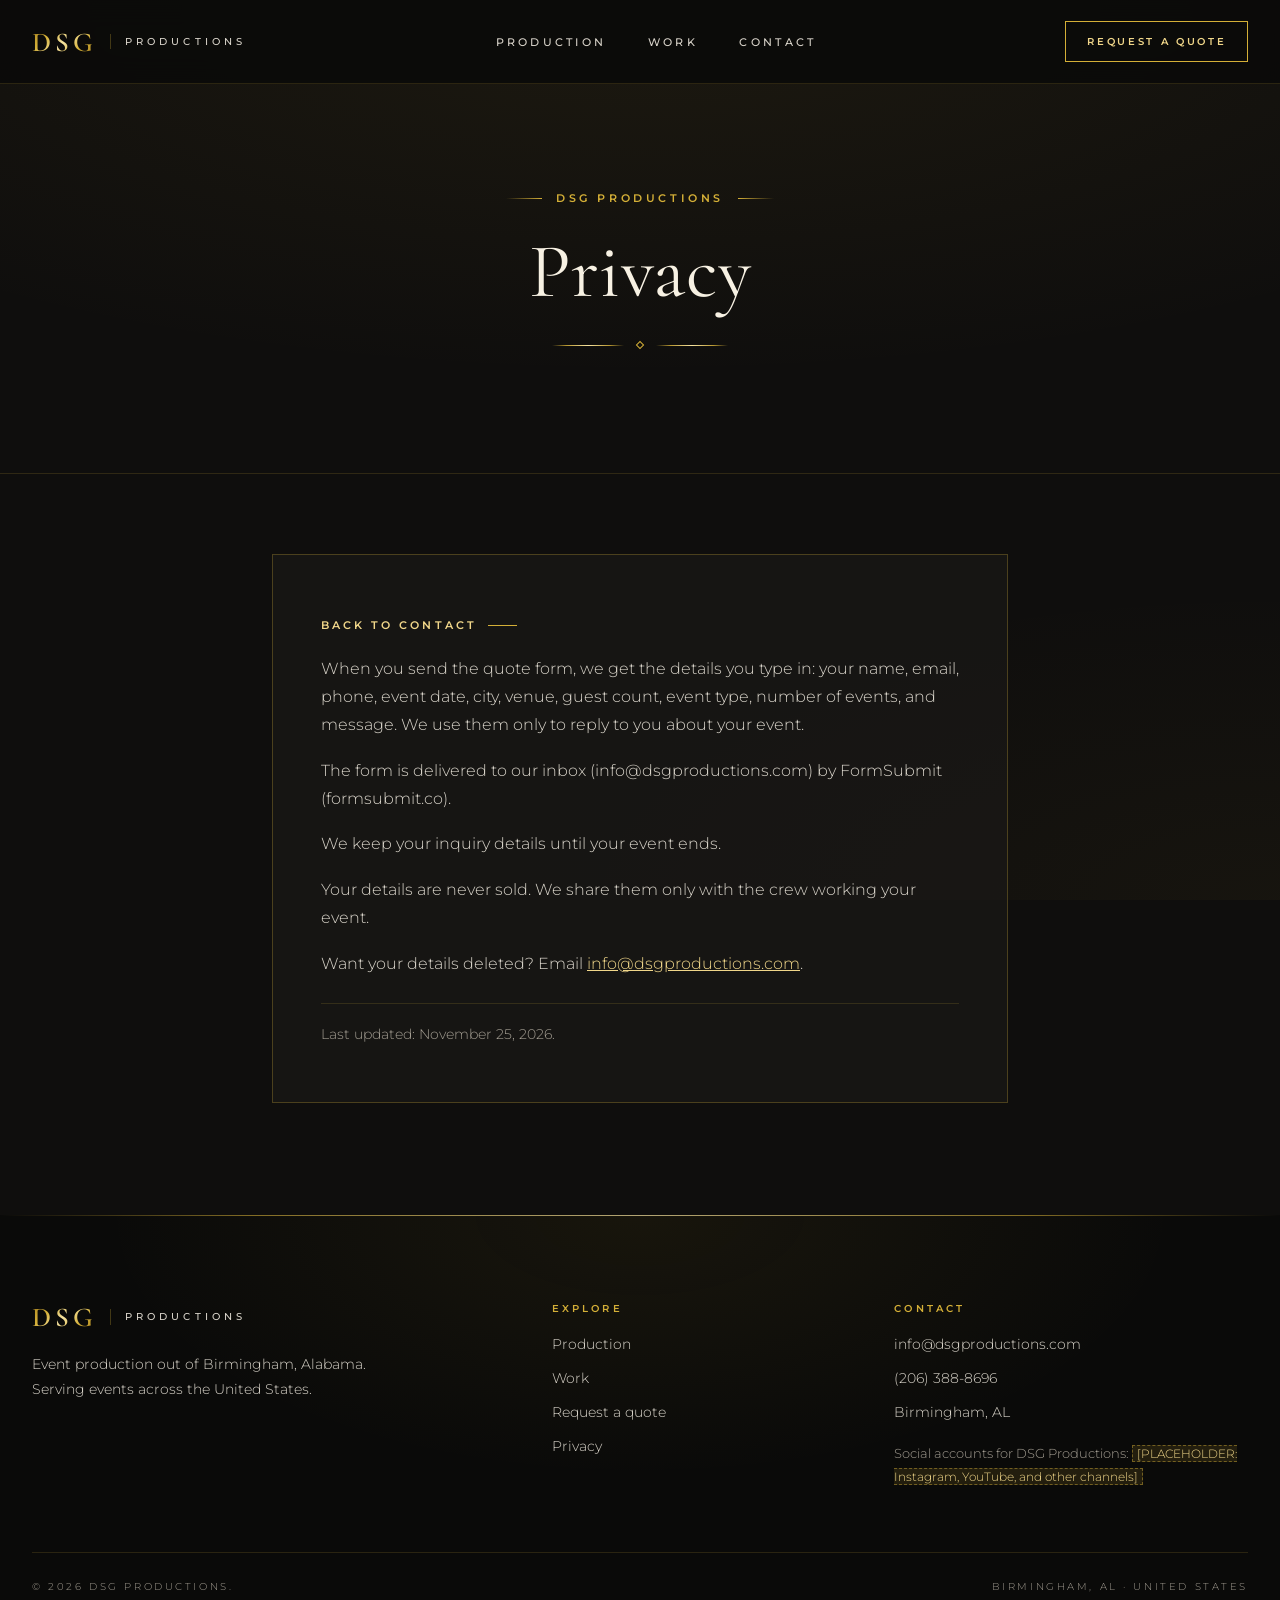
<file: privacy.html>
<!DOCTYPE html>
<html lang="en">
<head>
  <meta charset="utf-8">
  <meta name="viewport" content="width=device-width, initial-scale=1">
  <title>Privacy | DSG Productions</title>
  <meta name="description" content="Privacy policy for the DSG Productions quote form.">
  <link rel="canonical" href="https://dsgproductions.com/privacy.html">
  <meta property="og:type" content="website">
  <meta property="og:title" content="Privacy | DSG Productions">
  <meta property="og:description" content="Privacy policy for the DSG Productions quote form.">
  <meta property="og:url" content="https://dsgproductions.com/privacy.html">
  <meta property="og:image" content="https://dsgproductions.com/media/og.jpg">
  <meta property="og:locale" content="en_US">
  <meta name="twitter:card" content="summary_large_image">
  <meta name="twitter:title" content="Privacy | DSG Productions">
  <meta name="twitter:description" content="Privacy policy for the DSG Productions quote form.">
  <meta name="twitter:image" content="https://dsgproductions.com/media/og.jpg">
  <link rel="icon" href="favicon.svg" type="image/svg+xml">
  <link rel="apple-touch-icon" href="apple-touch-icon.png">
  <link rel="preconnect" href="https://fonts.googleapis.com">
  <link rel="preconnect" href="https://fonts.gstatic.com" crossorigin>
  <link href="https://fonts.googleapis.com/css2?family=Cormorant+Garamond:ital,wght@0,400;0,500;0,600;1,400;1,500&family=Montserrat:wght@300;400;500;600&display=swap" rel="stylesheet">
  <link rel="stylesheet" href="css/style.css">
    <meta name="robots" content="noindex">

</head>
<body>
  <a class="skip" href="#main">Skip to content</a>
  <header class="site-header is-solid">
    <div class="wrap">
      <a class="logo" href="index.html" aria-label="DSG Productions, home">
        <span class="logo-mark">DSG</span>
        <span class="logo-name">Productions</span>
      </a>
      <button class="nav-toggle" type="button" aria-expanded="false" aria-controls="site-nav" aria-label="Open menu"><span></span></button>
      <nav id="site-nav" aria-label="Primary">
        <ul>
          <li><a href="production.html">Production</a></li>
          <li><a href="gallery.html">Work</a></li>
          <li><a href="contact.html">Contact</a></li>
          <li class="nav-cta"><a href="contact.html">Request a quote</a></li>
        </ul>
      </nav>
      <a class="btn btn-header header-cta" href="contact.html">Request a quote</a>
    </div>
  </header>

  <main id="main" class="legal">
    <header class="page-hero">
      <div class="wrap">
        <p class="kicker">DSG Productions</p>
        <h1>Privacy</h1>
        <div class="ornament" aria-hidden="true"><span></span></div>
      </div>
    </header>
    <div class="wrap legal-card">
      <p class="back-link"><a class="text-link" href="contact.html">Back to contact</a></p>
      <p>When you send the quote form, we get the details you type in: your name, email, phone, event date, city, venue, guest count, event type, number of events, and message. We use them only to reply to you about your event.</p>
      <p>The form is delivered to our inbox (info@dsgproductions.com) by FormSubmit (formsubmit.co).</p>
      <p>We keep your inquiry details until your event ends.</p>
      <p>Your details are never sold. We share them only with the crew working your event.</p>
      <p>Want your details deleted? Email <a href="mailto:info@dsgproductions.com">info@dsgproductions.com</a>.</p>
      <p>Last updated: November 25, 2026.</p>
    </div>
  </main>
  <footer class="site-footer">
    <div class="wrap">
      <div class="footer-grid">
        <div>
          <a class="logo" href="index.html" aria-label="DSG Productions, home">
            <span class="logo-mark">DSG</span>
            <span class="logo-name">Productions</span>
          </a>
          <p>Event production out of Birmingham, Alabama. Serving events across the United States.</p>
        </div>
        <div>
          <h2>Explore</h2>
          <ul>
            <li><a href="production.html">Production</a></li>
            <li><a href="gallery.html">Work</a></li>
            <li><a href="contact.html">Request a quote</a></li>
            <li><a href="privacy.html">Privacy</a></li>
          </ul>
        </div>
        <div>
          <h2>Contact</h2>
          <ul>
            <li><a href="mailto:info@dsgproductions.com">info@dsgproductions.com</a></li>
            <li><a href="tel:+12063888696">(206) 388-8696</a></li>
            <li>Birmingham, AL</li>
          </ul>
          <p class="note" style="margin-top:1rem">Social accounts for DSG Productions: <span class="ph">[PLACEHOLDER: Instagram, YouTube, and other channels]</span></p>
        </div>
      </div>
      <div class="footer-bottom">
        <p>&copy; <span id="year">2026</span> DSG Productions.</p>
        <p>Birmingham, AL · United States</p>
      </div>
    </div>
  </footer>
  <script src="js/script.js"></script>
</body>
</html>
</file>
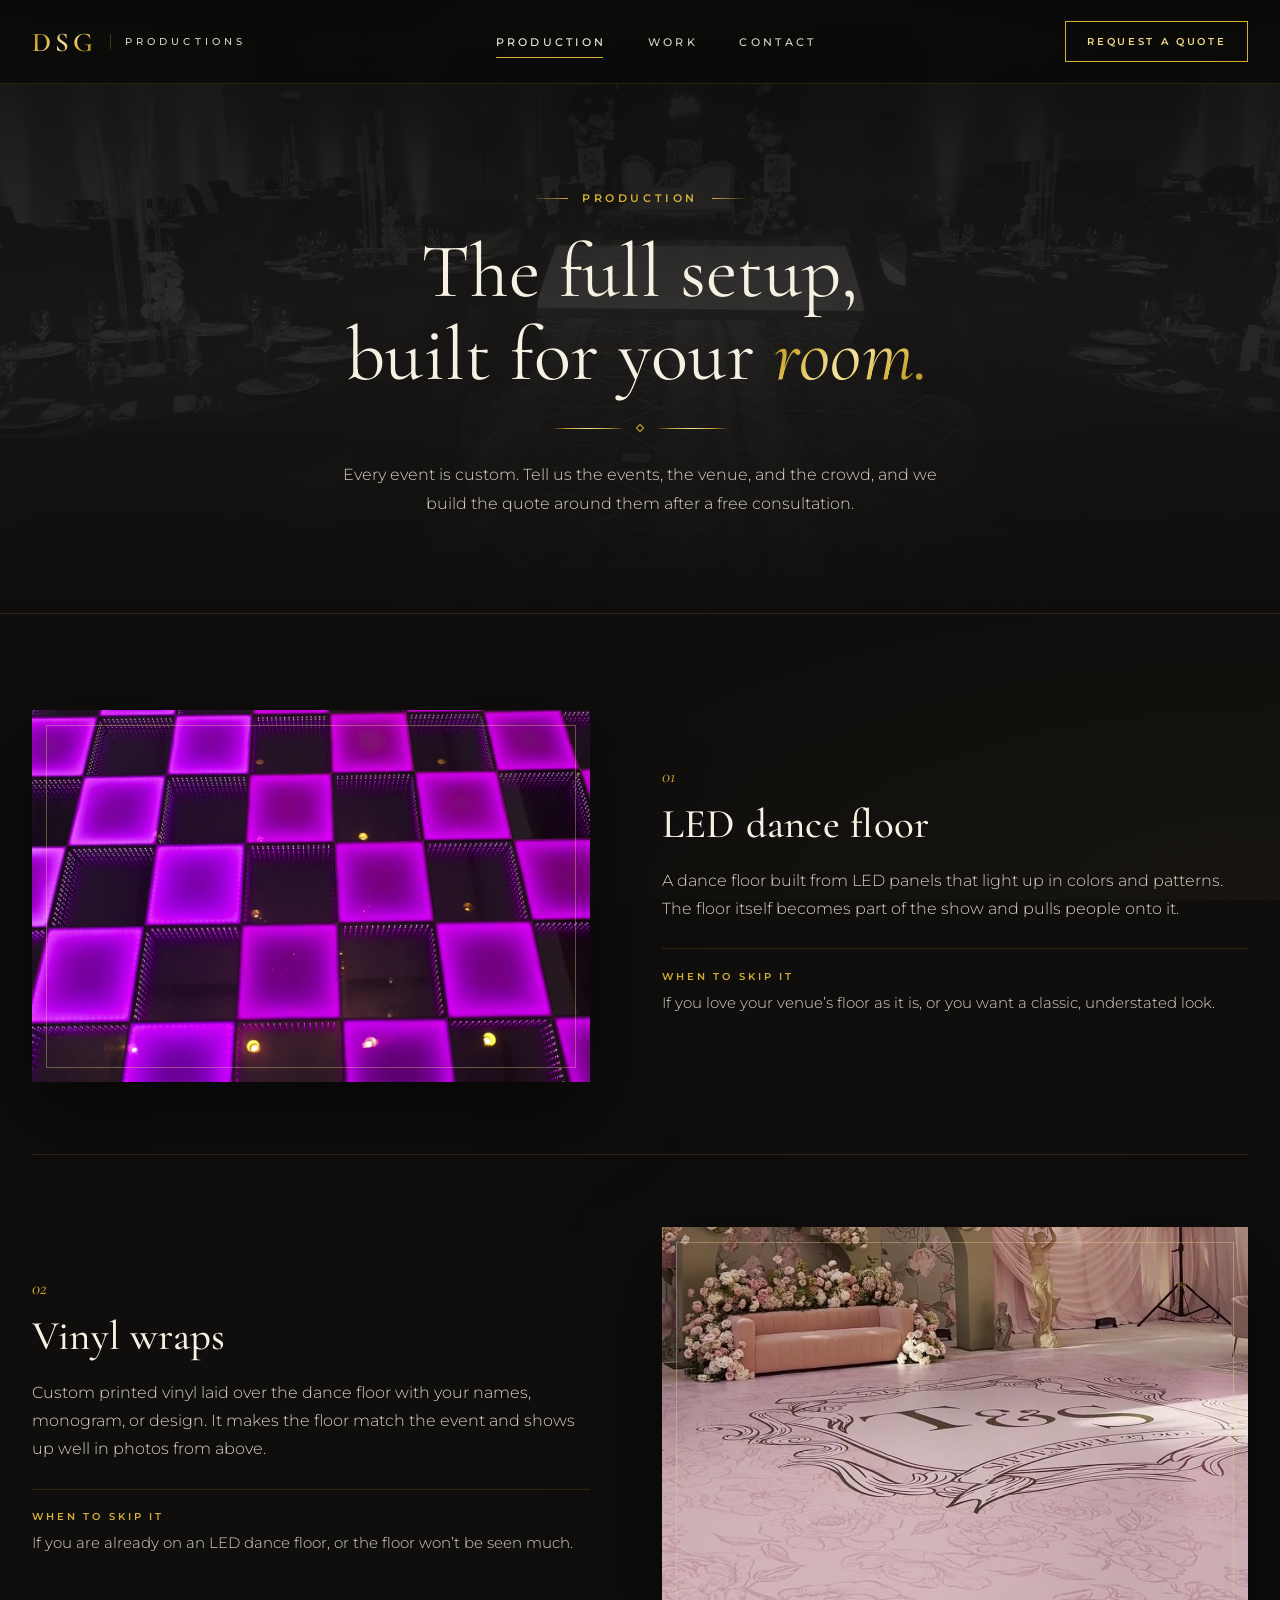
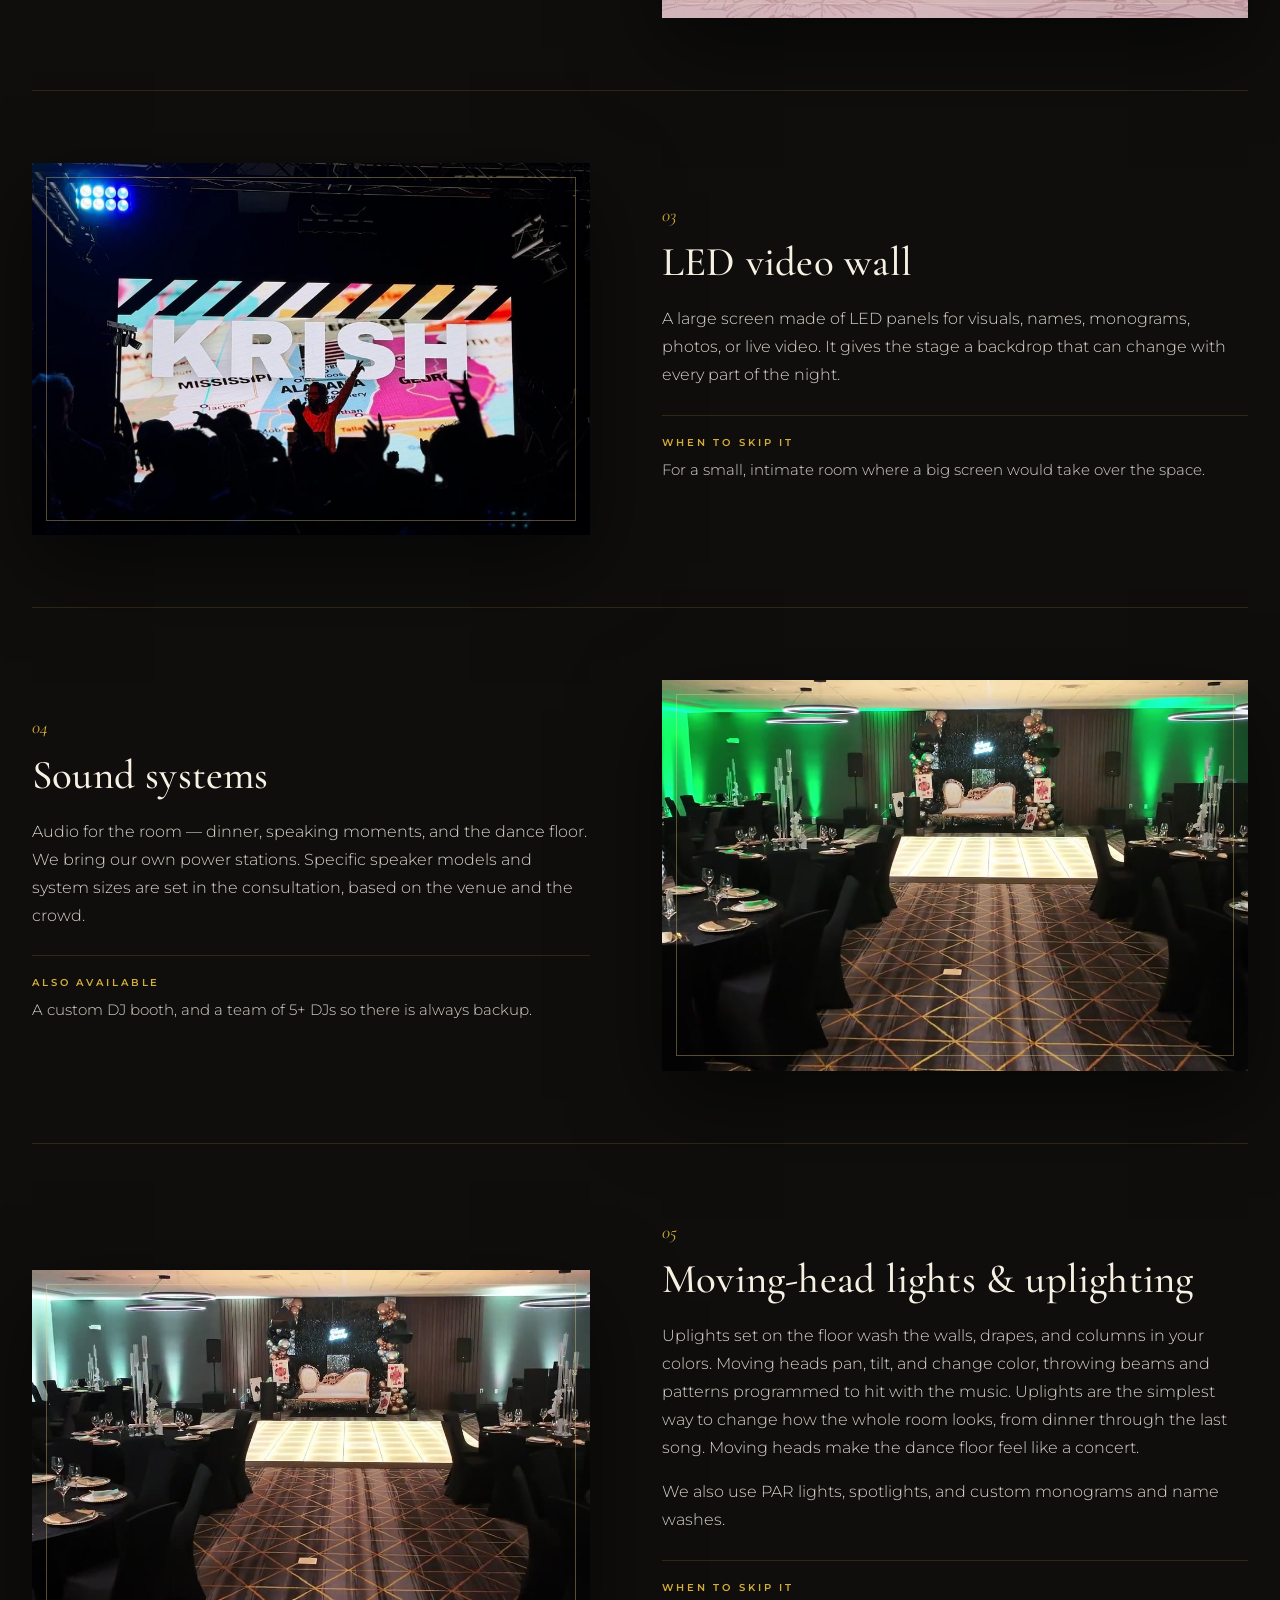
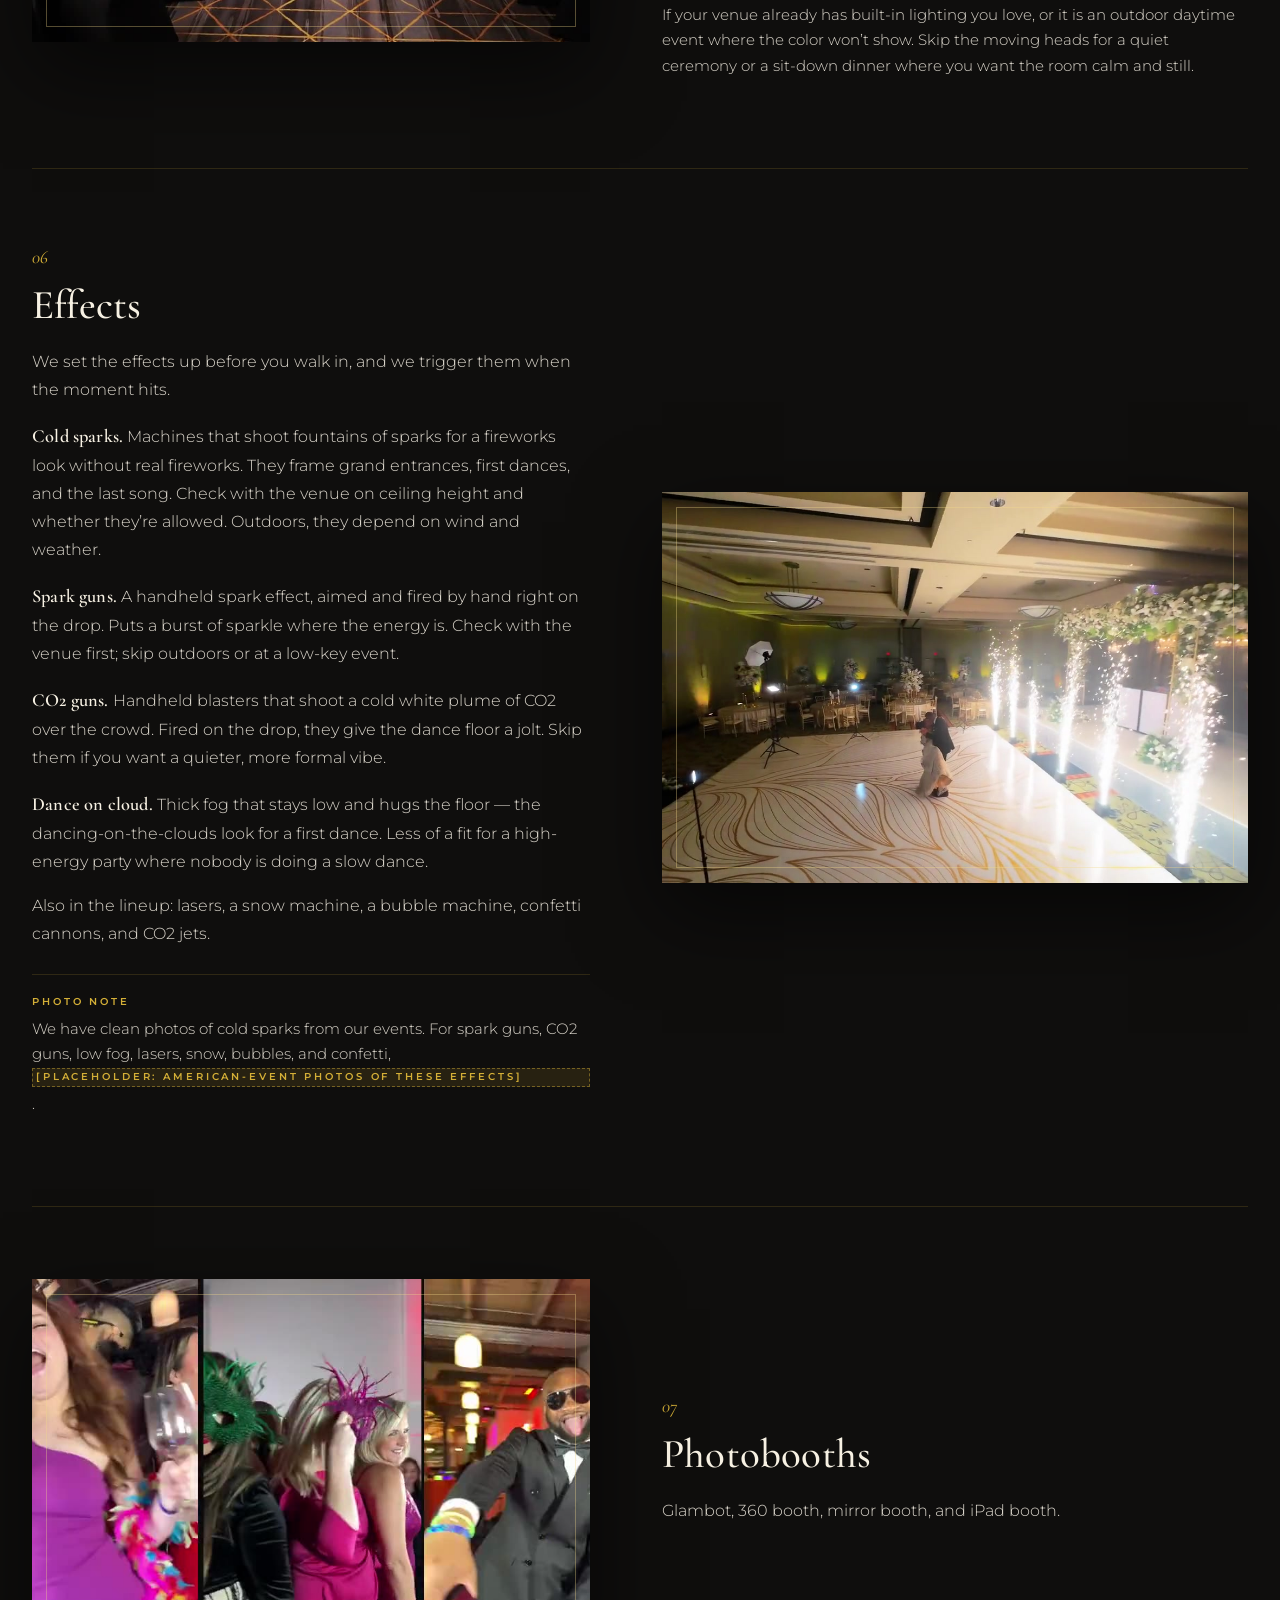
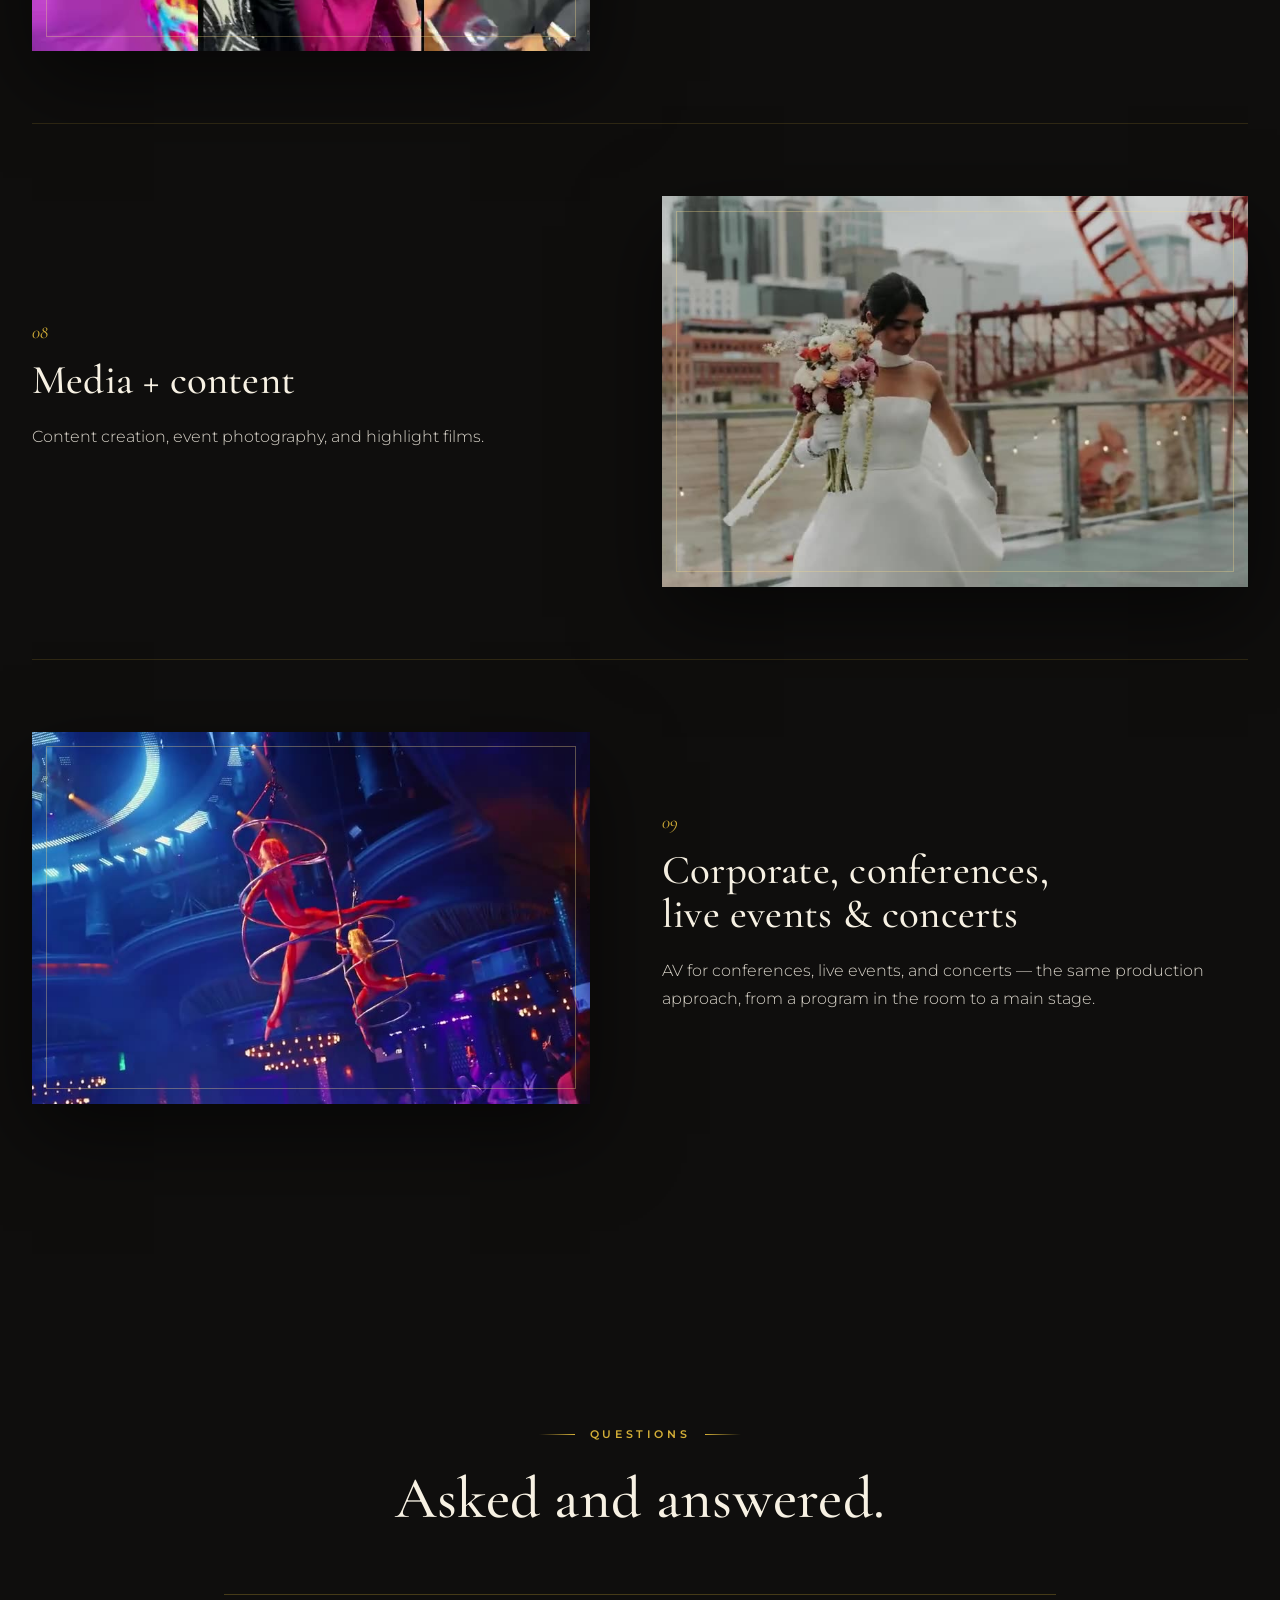
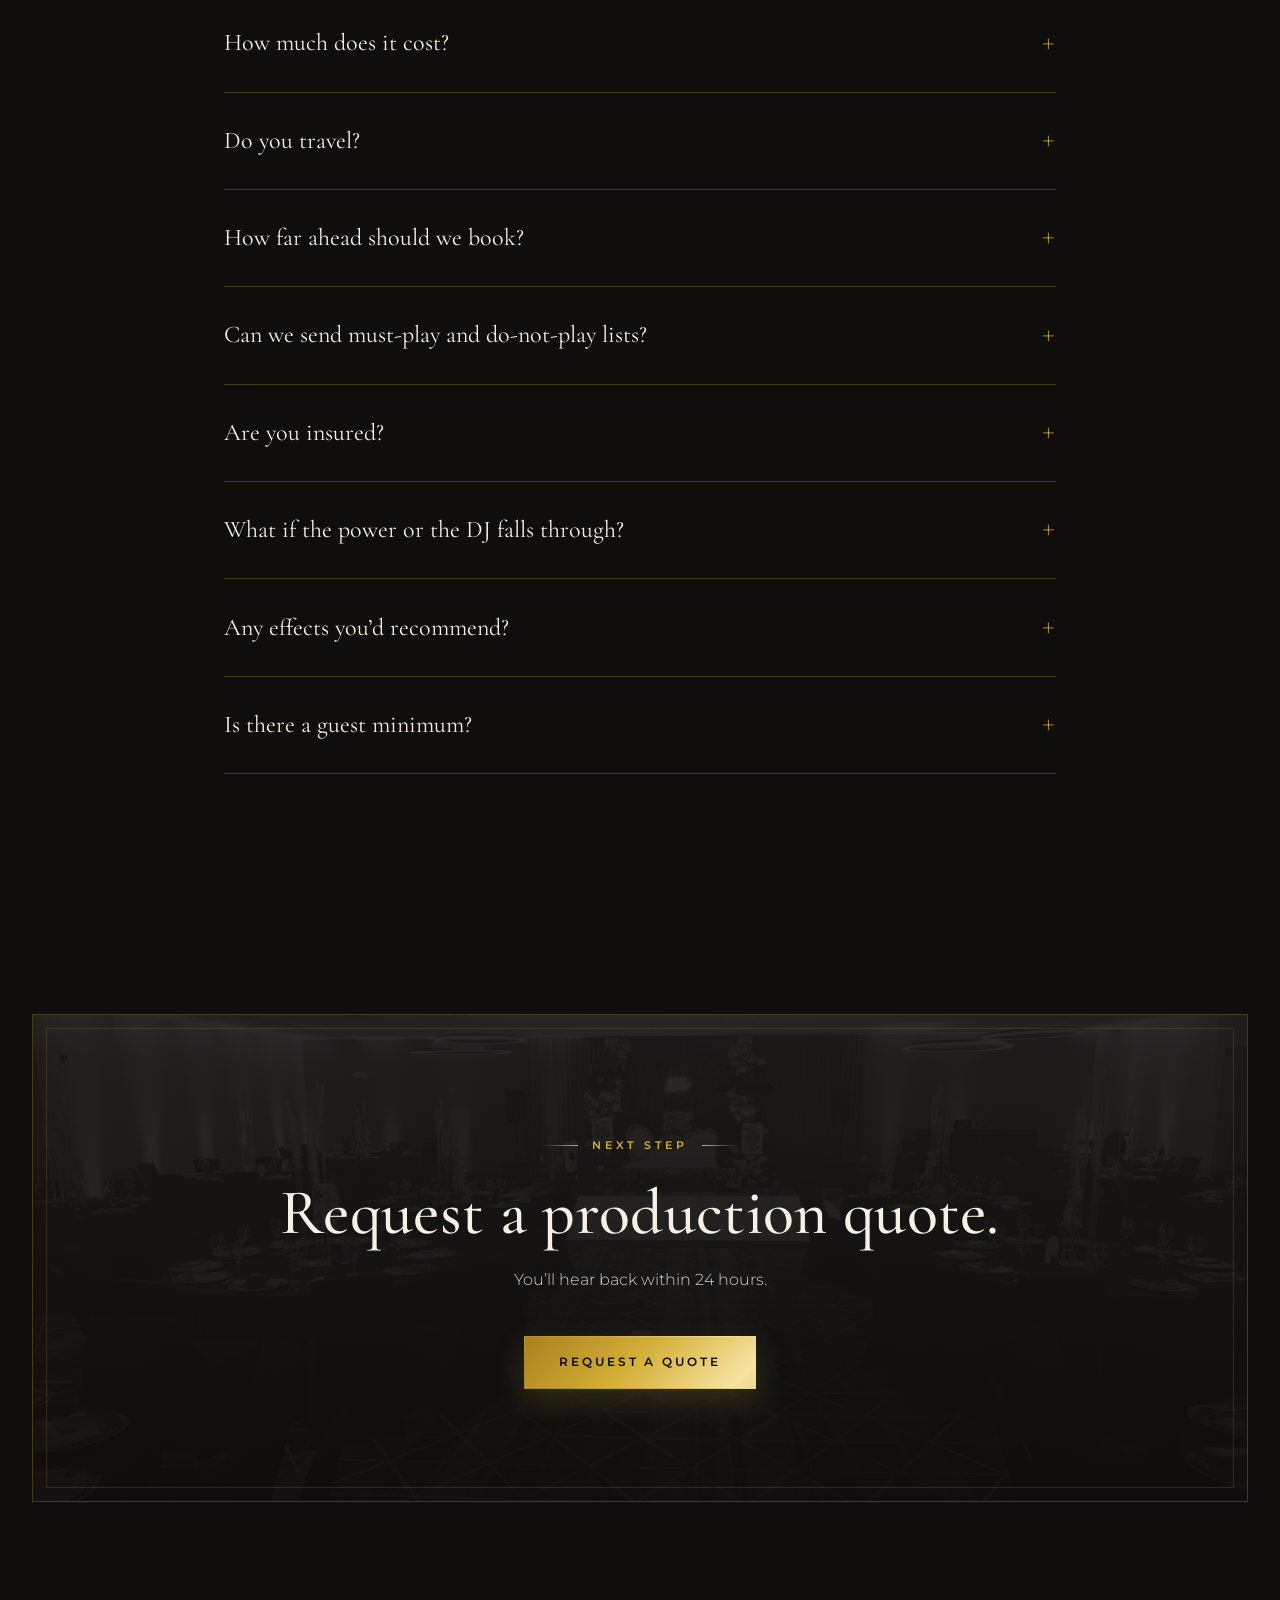
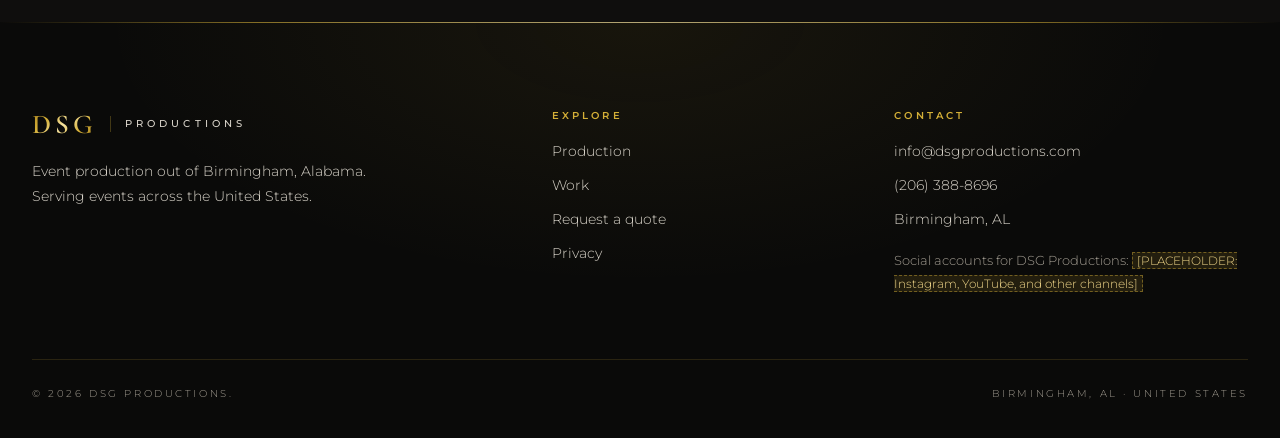
<file: production.html>
<!DOCTYPE html>
<html lang="en">
<head>
  <meta charset="utf-8">
  <meta name="viewport" content="width=device-width, initial-scale=1">
  <title>Production &amp; Equipment | DSG Productions</title>
  <meta name="description" content="LED dance floors, LED video walls, sound systems, moving-head lights, uplighting, cold sparks, photobooths, and AV from DSG Productions. Based in Birmingham, AL.">
  <link rel="canonical" href="https://dsgproductions.com/production.html">
  <meta property="og:type" content="website">
  <meta property="og:title" content="Production &amp; Equipment | DSG Productions">
  <meta property="og:description" content="LED dance floors, LED video walls, sound systems, moving-head lights, uplighting, cold sparks, photobooths, and AV from DSG Productions. Based in Birmingham, AL.">
  <meta property="og:url" content="https://dsgproductions.com/production.html">
  <meta property="og:image" content="https://dsgproductions.com/media/og.jpg">
  <meta property="og:locale" content="en_US">
  <meta name="twitter:card" content="summary_large_image">
  <meta name="twitter:title" content="Production &amp; Equipment | DSG Productions">
  <meta name="twitter:description" content="LED dance floors, LED video walls, sound systems, moving-head lights, uplighting, cold sparks, photobooths, and AV from DSG Productions. Based in Birmingham, AL.">
  <meta name="twitter:image" content="https://dsgproductions.com/media/og.jpg">
  <link rel="icon" href="favicon.svg" type="image/svg+xml">
  <link rel="apple-touch-icon" href="apple-touch-icon.png">
  <link rel="preconnect" href="https://fonts.googleapis.com">
  <link rel="preconnect" href="https://fonts.gstatic.com" crossorigin>
  <link href="https://fonts.googleapis.com/css2?family=Cormorant+Garamond:ital,wght@0,400;0,500;0,600;1,400;1,500&family=Montserrat:wght@300;400;500;600&display=swap" rel="stylesheet">
  <link rel="stylesheet" href="css/style.css">
  
</head>
<body>
  <a class="skip" href="#main">Skip to content</a>
  <header class="site-header is-solid">
    <div class="wrap">
      <a class="logo" href="index.html" aria-label="DSG Productions, home">
        <span class="logo-mark">DSG</span>
        <span class="logo-name">Productions</span>
      </a>
      <button class="nav-toggle" type="button" aria-expanded="false" aria-controls="site-nav" aria-label="Open menu"><span></span></button>
      <nav id="site-nav" aria-label="Primary">
        <ul>
          <li><a href="production.html" aria-current="page">Production</a></li>
          <li><a href="gallery.html">Work</a></li>
          <li><a href="contact.html">Contact</a></li>
          <li class="nav-cta"><a href="contact.html">Request a quote</a></li>
        </ul>
      </nav>
      <a class="btn btn-header header-cta" href="contact.html">Request a quote</a>
    </div>
  </header>

  <main id="main">
    <header class="page-hero">
      <div class="page-hero-media" aria-hidden="true"><img src="media/ballroom-white.jpg" alt="" width="1600" height="704"></div>
      <div class="wrap reveal">
      <p class="kicker">Production</p>
      <h1>The full setup, built for your <em>room.</em></h1>
      <div class="ornament" aria-hidden="true"><span></span></div>
      <p>Every event is custom. Tell us the events, the venue, and the crowd, and we build the quote around them after a free consultation.</p>
      </div>
    </header>

    <section class="wrap offer-list">
      <article class="offer reveal" id="led-dance-floor">
        <div class="offer-media">
          <video data-auto muted loop playsinline preload="metadata" poster="media/led-floor-poster.jpg">
            <source src="media/led-dance-floor-mirror.mp4" type="video/mp4">
          </video>
        </div>
        <div class="offer-copy">
          <h3>LED dance floor</h3>
          <p>A dance floor built from LED panels that light up in colors and patterns. The floor itself becomes part of the show and pulls people onto it.</p>
          <p class="why"><span>When to skip it</span>If you love your venue’s floor as it is, or you want a classic, understated look.</p>
        </div>
      </article>

      <article class="offer reveal">
        <div class="offer-media">
          <video data-auto muted loop playsinline preload="metadata" poster="media/vinyl-poster.jpg">
            <source src="media/vinyl-wrap.mp4" type="video/mp4">
          </video>
        </div>
        <div class="offer-copy">
          <h3>Vinyl wraps</h3>
          <p>Custom printed vinyl laid over the dance floor with your names, monogram, or design. It makes the floor match the event and shows up well in photos from above.</p>
          <p class="why"><span>When to skip it</span>If you are already on an LED dance floor, or the floor won’t be seen much.</p>
        </div>
      </article>

      <article class="offer reveal" id="led-video-wall">
        <div class="offer-media">
          <img src="media/led-wall-concert.jpg" alt="Concert-stage LED video wall showing a city aerial and the name Krish, with a moving wash light on the truss above" width="768" height="960" loading="lazy">
        </div>
        <div class="offer-copy">
          <h3>LED video wall</h3>
          <p>A large screen made of LED panels for visuals, names, monograms, photos, or live video. It gives the stage a backdrop that can change with every part of the night.</p>
          <p class="why"><span>When to skip it</span>For a small, intimate room where a big screen would take over the space.</p>
        </div>
      </article>

      <article class="offer reveal" id="sound">
        <div class="offer-media">
          <img src="media/ballroom-white.jpg" alt="Full ballroom setup with wall-mounted speakers flanking the stage, a lit LED dance floor, and soft white uplighting" width="1600" height="704" loading="lazy">
        </div>
        <div class="offer-copy">
          <h3>Sound systems</h3>
          <p>Audio for the room — dinner, speaking moments, and the dance floor. We bring our own power stations. Specific speaker models and system sizes are set in the consultation, based on the venue and the crowd.</p>
          <p class="why"><span>Also available</span>A custom DJ booth, and a team of 5+ DJs so there is always backup.</p>
        </div>
      </article>

      <article class="offer reveal" id="lighting">
        <div class="offer-media">
          <video data-auto muted loop playsinline preload="metadata" poster="media/ballroom-poster.jpg">
            <source src="media/led-dance-floor-ballroom.mp4" type="video/mp4">
          </video>
        </div>
        <div class="offer-copy">
          <h3>Moving-head lights &amp; uplighting</h3>
          <p>Uplights set on the floor wash the walls, drapes, and columns in your colors. Moving heads pan, tilt, and change color, throwing beams and patterns programmed to hit with the music. Uplights are the simplest way to change how the whole room looks, from dinner through the last song. Moving heads make the dance floor feel like a concert.</p>
          <p>We also use PAR lights, spotlights, and custom monograms and name washes.</p>
          <p class="why"><span>When to skip it</span>If your venue already has built-in lighting you love, or it is an outdoor daytime event where the color won’t show. Skip the moving heads for a quiet ceremony or a sit-down dinner where you want the room calm and still.</p>
        </div>
      </article>

      <article class="offer reveal" id="effects">
        <div class="offer-media">
          <img src="media/cold-sparks-dance.jpg" alt="Couple in a white gown and black suit dancing on a gold-leaf vinyl floor, framed by cold-spark fountains and a floral stage" width="1280" height="720" loading="lazy">
        </div>
        <div class="offer-copy">
          <h3>Effects</h3>
          <p>We set the effects up before you walk in, and we trigger them when the moment hits.</p>
          <p><strong>Cold sparks.</strong> Machines that shoot fountains of sparks for a fireworks look without real fireworks. They frame grand entrances, first dances, and the last song. Check with the venue on ceiling height and whether they’re allowed. Outdoors, they depend on wind and weather.</p>
          <p><strong>Spark guns.</strong> A handheld spark effect, aimed and fired by hand right on the drop. Puts a burst of sparkle where the energy is. Check with the venue first; skip outdoors or at a low-key event.</p>
          <p><strong>CO2 guns.</strong> Handheld blasters that shoot a cold white plume of CO2 over the crowd. Fired on the drop, they give the dance floor a jolt. Skip them if you want a quieter, more formal vibe.</p>
          <p><strong>Dance on cloud.</strong> Thick fog that stays low and hugs the floor — the dancing-on-the-clouds look for a first dance. Less of a fit for a high-energy party where nobody is doing a slow dance.</p>
          <p>Also in the lineup: lasers, a snow machine, a bubble machine, confetti cannons, and CO2 jets.</p>
          <p class="why"><span>Photo note</span>We have clean photos of cold sparks from our events. For spark guns, CO2 guns, low fog, lasers, snow, bubbles, and confetti, <span class="ph">[PLACEHOLDER: American-event photos of these effects]</span>.</p>
        </div>
      </article>

      <article class="offer reveal" id="more">
        <div class="offer-media">
          <video data-auto muted loop playsinline preload="metadata" poster="media/photobooth-poster.jpg">
            <source src="media/photobooth.mp4" type="video/mp4">
          </video>
        </div>
        <div class="offer-copy">
          <h3>Photobooths</h3>
          <p>Glambot, 360 booth, mirror booth, and iPad booth.</p>
        </div>
      </article>

      <article class="offer reveal">
        <div class="offer-media">
          <video data-auto muted loop playsinline preload="metadata" poster="media/media-poster.jpg">
            <source src="media/media-content.mp4" type="video/mp4">
          </video>
        </div>
        <div class="offer-copy">
          <h3>Media + content</h3>
          <p>Content creation, event photography, and highlight films.</p>
        </div>
      </article>

      <article class="offer reveal">
        <div class="offer-media">
          <video data-auto muted loop playsinline preload="metadata" poster="media/corporate-poster.jpg">
            <source src="media/corporate.mp4" type="video/mp4">
          </video>
        </div>
        <div class="offer-copy">
          <h3>Corporate, conferences, live events &amp; concerts</h3>
          <p>AV for conferences, live events, and concerts — the same production approach, from a program in the room to a main stage.</p>
        </div>
      </article>
    </section>

    <section class="wrap">
      <div class="section-head center reveal">
        <p class="kicker">Questions</p>
        <h2>Asked and answered.</h2>
      </div>
      <div class="faq">
        <details class="reveal">
          <summary>How much does it cost?</summary>
          <p>Every event is custom, so pricing comes after a free consultation. Your quote depends on how many events, how many hours, and what production you add. Send the form to book a consult.</p>
        </details>
        <details class="reveal">
          <summary>Do you travel?</summary>
          <p>Yes. We’re based in Birmingham, AL and serve events all across the USA. The travel fee depends on the distance and the gear, and your free consultation sets it.</p>
        </details>
        <details class="reveal">
          <summary>How far ahead should we book?</summary>
          <p>We recommend booking at least 6 months before your event. A 35% deposit locks your date.</p>
        </details>
        <details class="reveal">
          <summary>Can we send must-play and do-not-play lists?</summary>
          <p>Yes. Your must-plays are locked in and your do-not-plays stay off. We read the room for everything in between.</p>
        </details>
        <details class="reveal">
          <summary>Are you insured?</summary>
          <p>Yes. We’re insured for $1M.</p>
        </details>
        <details class="reveal">
          <summary>What if the power or the DJ falls through?</summary>
          <p>Power: we bring our own power stations, and our lights run on batteries. DJ: we’ve got a team of 5+ DJs, so there’s always backup.</p>
        </details>
        <details class="reveal">
          <summary>Any effects you’d recommend?</summary>
          <p>Cold sparks frame the big moments: grand entrances, first dances, and the last song. The rest of the lineup is under Production, and we can help you choose what fits the room.</p>
        </details>
        <details class="reveal">
          <summary>Is there a guest minimum?</summary>
          <p>We don’t usually do events under 50 guests, so we may not be the best fit for a smaller gathering. You can still send the form and we’ll let you know.</p>
        </details>
      </div>
    </section>

    <section class="cta-band wrap reveal">
      <p class="kicker both">Next step</p>
      <h2>Request a production quote.</h2>
      <p>You’ll hear back within 24 hours.</p>
      <div class="cta-actions">
        <a class="btn btn-gold" href="contact.html">Request a quote</a>
      </div>
    </section>
  </main>
  <footer class="site-footer">
    <div class="wrap">
      <div class="footer-grid">
        <div>
          <a class="logo" href="index.html" aria-label="DSG Productions, home">
            <span class="logo-mark">DSG</span>
            <span class="logo-name">Productions</span>
          </a>
          <p>Event production out of Birmingham, Alabama. Serving events across the United States.</p>
        </div>
        <div>
          <h2>Explore</h2>
          <ul>
            <li><a href="production.html">Production</a></li>
            <li><a href="gallery.html">Work</a></li>
            <li><a href="contact.html">Request a quote</a></li>
            <li><a href="privacy.html">Privacy</a></li>
          </ul>
        </div>
        <div>
          <h2>Contact</h2>
          <ul>
            <li><a href="mailto:info@dsgproductions.com">info@dsgproductions.com</a></li>
            <li><a href="tel:+12063888696">(206) 388-8696</a></li>
            <li>Birmingham, AL</li>
          </ul>
          <p class="note" style="margin-top:1rem">Social accounts for DSG Productions: <span class="ph">[PLACEHOLDER: Instagram, YouTube, and other channels]</span></p>
        </div>
      </div>
      <div class="footer-bottom">
        <p>&copy; <span id="year">2026</span> DSG Productions.</p>
        <p>Birmingham, AL · United States</p>
      </div>
    </div>
  </footer>
  <script src="js/script.js"></script>
</body>
</html>
</file>
<file: css/style.css>
/* DSG Productions — black & gold (palette variables keep their old --navy-* names). Static site, no build step. */
:root {
  --navy-950: #0A0A09;
  --navy-900: #0F0E0D;
  --navy-850: #151413;
  --navy-800: #1B1A18;
  --navy-700: #22211E;
  --navy-600: #2C2822;
  --ivory: #F7F1E3;
  --ivory-dim: #D9D4CA;
  --ivory-mute: #A39D92;
  --gold: #D4AF37;
  --gold-bright: #E0BC48;
  --gold-light: #F1D78A;
  --gold-deep: #A8811F;
  --gold-grad: linear-gradient(135deg, #A8811F 0%, #D4AF37 26%, #F6E3A1 50%, #D4AF37 74%, #A8811F 100%);
  --gold-line: linear-gradient(90deg, transparent, rgba(212,175,55,0.85) 20%, rgba(246,227,161,1) 50%, rgba(212,175,55,0.85) 80%, transparent);
  --hair: rgba(212,175,55, 0.28);
  --hair-soft: rgba(212,175,55, 0.16);
  --line: rgba(247,241,227, 0.10);
  --shadow: 0 30px 80px rgba(0,0,0, 0.55);
  --header: 5.25rem;
  --wrap: 76rem;
  --narrow: 46rem;
  --serif: "Cormorant Garamond", "Playfair Display", Georgia, "Times New Roman", serif;
  --sans: "Montserrat", "Helvetica Neue", Arial, system-ui, sans-serif;
  --ease: cubic-bezier(0.22, 1, 0.36, 1);
}

*, *::before, *::after { box-sizing: border-box; }
html { scroll-behavior: smooth; }
@media (prefers-reduced-motion: reduce) {
  html { scroll-behavior: auto; }
  *, *::before, *::after { animation: none !important; transition: none !important; }
}
body {
  margin: 0;
  background-color: var(--navy-900);
  background-image:
    radial-gradient(ellipse 120% 60% at 50% 0%, rgba(212,175,55,0.07), transparent 70%),
    radial-gradient(ellipse 90% 50% at 100% 100%, rgba(212,175,55,0.04), transparent 70%);
  background-attachment: fixed;
  color: var(--ivory);
  font-family: var(--sans);
  font-size: 1rem;
  line-height: 1.75;
  font-weight: 400;
  -webkit-font-smoothing: antialiased;
  text-rendering: optimizeLegibility;
}
body.nav-open { overflow: hidden; }
img, video { max-width: 100%; display: block; }
img { height: auto; }
a { color: inherit; }
button, input, select, textarea { font: inherit; color: inherit; }
h1, h2, h3, h4 {
  font-family: var(--serif);
  font-weight: 500;
  letter-spacing: 0.005em;
  line-height: 1.08;
  margin: 0;
  color: var(--ivory);
}
h1 em, h2 em, h3 em {
  font-style: italic; color: var(--gold-light);
  background: var(--gold-grad); -webkit-background-clip: text; background-clip: text; color: transparent;
  padding-right: 0.06em;
}
p { margin: 0; }
h1, h2, h3, h4, dt, dd, .hero-meta, .contact-list, .faq summary { font-variant-numeric: lining-nums; }
ul, ol { margin: 0; padding: 0; list-style: none; }
::selection { background: var(--gold); color: var(--navy-950); }
:focus-visible { outline: 1px solid var(--gold-light); outline-offset: 3px; }

.skip {
  position: absolute; left: 1rem; top: -4rem; z-index: 100;
  background: var(--gold); color: var(--navy-950);
  padding: 0.6rem 1rem; text-decoration: none;
}
.skip:focus { top: 1rem; }

.wrap { width: min(var(--wrap), calc(100% - 3rem)); margin-inline: auto; }
.wrap-narrow { width: min(var(--narrow), calc(100% - 3rem)); margin-inline: auto; }
section { padding: 7.5rem 0; }

/* Eyebrow labels */
.kicker {
  display: inline-flex;
  align-items: center;
  gap: 0.9rem;
  font-family: var(--sans);
  font-size: 0.7rem;
  font-weight: 600;
  letter-spacing: 0.32em;
  text-transform: uppercase;
  color: var(--gold);
  margin-bottom: 1.4rem;
}
.kicker::before {
  content: "";
  width: 2.25rem; height: 1px;
  background: linear-gradient(90deg, transparent, var(--gold));
}
.center .kicker::after,
.kicker.both::after {
  content: "";
  width: 2.25rem; height: 1px;
  background: linear-gradient(90deg, var(--gold), transparent);
}

.section-head .kicker, .page-hero .kicker, .cta-band .kicker, .feature-copy .kicker, .contact-info .kicker, .hero .kicker {
  font-size: 0.7rem; font-weight: 600; max-width: none; margin: 0 0 1.4rem;
}
.section-head .kicker, .page-hero .kicker, .cta-band .kicker, .feature-copy .kicker, .contact-info .kicker { color: var(--gold); }
.hero .kicker { margin-bottom: 2rem; }

/* Gold hairline ornament */
.ornament {
  display: flex; align-items: center; justify-content: center; gap: 0.8rem;
  width: 11rem; margin: 1.8rem auto;
}
.ornament::before, .ornament::after { content: ""; flex: 1; height: 1px; background: var(--gold-line); }
.ornament span {
  width: 6px; height: 6px; transform: rotate(45deg);
  border: 1px solid var(--gold); flex: none;
}

/* Buttons */
.btn {
  position: relative;
  display: inline-flex; align-items: center; justify-content: center; gap: 0.6rem;
  min-height: 3.3rem;
  padding: 0.95rem 2.1rem;
  border: 1px solid var(--gold);
  border-radius: 0;
  background: transparent;
  color: var(--gold-light);
  font-family: var(--sans);
  font-size: 0.72rem;
  font-weight: 600;
  letter-spacing: 0.26em;
  text-transform: uppercase;
  text-decoration: none;
  cursor: pointer;
  transition: background 0.4s var(--ease), color 0.4s var(--ease), border-color 0.4s var(--ease), box-shadow 0.4s var(--ease);
}
.btn:hover { background: rgba(212,175,55,0.1); color: var(--ivory); border-color: var(--gold-light); }
.btn-gold {
  background: var(--gold-grad);
  background-size: 200% 100%;
  background-position: 0% 0;
  border-color: transparent;
  color: var(--navy-950);
  box-shadow: 0 10px 30px rgba(212,175,55,0.18);
  transition: background-position 0.8s var(--ease), box-shadow 0.4s var(--ease), color 0.4s;
}
.btn-gold:hover { background-position: 100% 0; color: var(--navy-950); box-shadow: 0 14px 40px rgba(212,175,55,0.3); }
.btn-outline, .btn-primary { /* legacy names map to the gold outline style */ }
.btn-header { min-height: 2.6rem; padding: 0.6rem 1.3rem; font-size: 0.64rem; }
.btn[disabled] { opacity: 0.6; cursor: progress; }

.text-link {
  display: inline-flex; align-items: center; gap: 0.7rem;
  font-size: 0.68rem; font-weight: 600; letter-spacing: 0.28em; text-transform: uppercase;
  color: var(--gold-light); text-decoration: none;
}
.text-link::after {
  content: ""; width: 1.8rem; height: 1px; background: var(--gold);
  transition: width 0.5s var(--ease);
}
.text-link:hover::after, a:hover .text-link::after { width: 3rem; }

/* Header */
.site-header {
  position: sticky; top: 0; z-index: 50;
  height: var(--header);
  display: flex; align-items: center;
  background: transparent;
  border-bottom: 1px solid transparent;
  transition: background 0.5s var(--ease), border-color 0.5s var(--ease), height 0.5s var(--ease);
}
.site-header.is-scrolled,
.site-header.is-solid {
  background: rgba(10,10,9, 0.9);
  backdrop-filter: blur(14px);
  -webkit-backdrop-filter: blur(14px);
  border-bottom-color: var(--hair-soft);
}
.site-header .wrap {
  display: flex; align-items: center; justify-content: space-between; gap: 1.5rem;
}
.logo {
  display: inline-flex; align-items: center; gap: 0.85rem;
  text-decoration: none; color: var(--ivory);
  position: relative; z-index: 2;
}
.logo-mark {
  font-family: var(--serif);
  font-weight: 600;
  font-size: 1.7rem;
  letter-spacing: 0.14em;
  line-height: 1;
  background: var(--gold-grad);
  -webkit-background-clip: text; background-clip: text;
  color: transparent;
  padding-top: 0.1rem;
}
.logo-name {
  font-family: var(--sans);
  font-size: 0.62rem;
  font-weight: 500;
  letter-spacing: 0.42em;
  text-transform: uppercase;
  color: var(--ivory-dim);
  padding-left: 0.85rem;
  border-left: 1px solid var(--hair);
  line-height: 1.6;
}
#site-nav ul { display: flex; align-items: center; gap: 2.6rem; }
#site-nav a {
  position: relative;
  text-decoration: none;
  font-size: 0.68rem;
  font-weight: 500;
  letter-spacing: 0.3em;
  text-transform: uppercase;
  color: var(--ivory-dim);
  padding: 0.4rem 0;
  transition: color 0.3s;
}
#site-nav a::after {
  content: ""; position: absolute; left: 0; right: 0.3em; bottom: -2px; height: 1px;
  background: var(--gold); transform: scaleX(0); transform-origin: left;
  transition: transform 0.5s var(--ease);
}
#site-nav a:hover, #site-nav a[aria-current="page"] { color: var(--ivory); }
#site-nav a:hover::after, #site-nav a[aria-current="page"]::after { transform: scaleX(1); }
#site-nav .nav-cta { display: none; }
.header-right { display: flex; align-items: center; gap: 2.6rem; }

.nav-toggle {
  display: none;
  position: relative; z-index: 2;
  width: 2.9rem; height: 2.9rem;
  background: none;
  border: 1px solid var(--hair);
  color: var(--gold-light);
  cursor: pointer;
}
.nav-toggle span,
.nav-toggle span::before,
.nav-toggle span::after {
  position: absolute; left: 0.8rem; right: 0.8rem; height: 1px;
  background: currentColor; content: "";
  transition: transform 0.4s var(--ease), top 0.4s var(--ease), opacity 0.3s;
}
.nav-toggle span { top: 50%; left: 0.8rem; right: 0.8rem; }
.nav-toggle span::before { top: -6px; left: 0; right: 0; }
.nav-toggle span::after { top: 6px; left: 0.45rem; right: 0; }
.nav-toggle[aria-expanded="true"] span { background: transparent; }
.nav-toggle[aria-expanded="true"] span::before { top: 0; transform: rotate(45deg); }
.nav-toggle[aria-expanded="true"] span::after { top: 0; left: 0; transform: rotate(-45deg); }

/* Hero */
.hero {
  position: relative;
  min-height: max(40rem, 100svh);
  display: flex; flex-direction: column; justify-content: center;
  isolation: isolate;
  margin-top: calc(var(--header) * -1);
  padding: calc(var(--header) + 3rem) 0 0;
  text-align: center;
  overflow: hidden;
}
.hero-media { position: absolute; inset: 0; z-index: -2; background: var(--navy-950); }
.hero-media video,
.hero-media img {
  width: 100%; height: 100%; object-fit: cover;
  filter: saturate(0.95) contrast(1.04);
  transform: scale(1.04);
  animation: heroDrift 24s var(--ease) infinite alternate;
}
@keyframes heroDrift { to { transform: scale(1.1); } }
.hero-overlay {
  position: absolute; inset: 0;
  /* Light touch: darker only at the top (header), behind the headline, and at the bottom edge, so the footage stays the focal point. */
  background:
    radial-gradient(ellipse 46% 34% at 50% 42%, rgba(10,10,9,0.42) 0%, rgba(10,10,9,0.18) 60%, rgba(10,10,9,0) 100%),
    linear-gradient(180deg, rgba(10,10,9,0.72) 0%, rgba(10,10,9,0.22) 18%, rgba(10,10,9,0.08) 38%, rgba(10,10,9,0.08) 62%, rgba(15,14,13,0.6) 86%, var(--navy-900) 100%);
}
.hero-overlay::after { /* neutral: slightly tames the room lighting colour, no tint */
  content: ""; position: absolute; inset: 0;
  background: #0F0E0D; mix-blend-mode: saturation; opacity: 0.22;
}
.hero-frame {
  position: absolute; inset: calc(var(--header) + 0.75rem) 1.75rem 1.75rem;
  border: 1px solid var(--hair);
  pointer-events: none; z-index: -1;
}
.hero-frame::before, .hero-frame::after {
  content: ""; position: absolute; width: 22px; height: 22px; border: 1px solid var(--gold);
}
.hero-frame::before { top: -6px; left: -6px; border-right: 0; border-bottom: 0; }
.hero-frame::after { bottom: -6px; right: -6px; border-left: 0; border-top: 0; }
.hero-copy { position: relative; max-width: 60rem; margin-inline: auto; padding: 2rem 0 1rem; }
/* Soft dark halo that sits only behind the words, so the video stays bright everywhere else */
.hero-copy::before {
  content: ""; position: absolute; z-index: -1; pointer-events: none;
  inset: -8% -12% -10%;
  background: radial-gradient(closest-side, rgba(10,10,9,0.66) 0%, rgba(10,10,9,0.5) 55%, rgba(10,10,9,0.22) 80%, rgba(10,10,9,0) 100%);
}
.hero .btn:not(.btn-gold) { background: rgba(10,10,9,0.5); backdrop-filter: blur(6px); -webkit-backdrop-filter: blur(6px); }
.hero .btn:not(.btn-gold):hover { background: rgba(10,10,9,0.7); }
.hero .kicker { color: var(--gold-light); margin-bottom: 2rem; }
.hero .kicker::after { content: ""; width: 2.25rem; height: 1px; background: linear-gradient(90deg, var(--gold), transparent); }
.hero h1 {
  font-size: clamp(3rem, 7.4vw, 6.6rem);
  font-weight: 400;
  line-height: 1.0;
  letter-spacing: -0.005em;
  text-wrap: balance;
  text-shadow: 0 2px 6px rgba(0,0,0,0.55), 0 8px 44px rgba(0,0,0,0.6);
}
.hero h1 em {
  font-weight: 400;
  background: var(--gold-grad);
  -webkit-background-clip: text; background-clip: text; color: transparent;
  padding-right: 0.06em;
}
.hero .lede {
  max-width: 40rem; margin: 0 auto;
  font-size: 1.02rem; font-weight: 400; line-height: 1.85;
  color: var(--ivory);
  text-shadow: 0 1px 3px rgba(0,0,0,0.8), 0 4px 24px rgba(0,0,0,0.7);
}
.hero .kicker, .hero-meta { text-shadow: 0 1px 3px rgba(0,0,0,0.8), 0 4px 18px rgba(0,0,0,0.6); }
.hero h1 em { filter: drop-shadow(0 2px 6px rgba(0,0,0,0.6)); }
.hero-actions { display: flex; flex-wrap: wrap; justify-content: center; gap: 1rem; margin-top: 2.6rem; }
.hero-meta {
  display: grid; grid-template-columns: repeat(3, 1fr);
  margin: 4.5rem auto 0;
  max-width: 54rem;
  border-top: 1px solid var(--hair);
  padding: 1.6rem 0 3.4rem;
}
.hero-meta div { padding: 0 1rem; }
.hero-meta { position: relative; }
.hero-meta div + div { border-left: 1px solid var(--hair-soft); }
.hero-meta dt {
  font-size: 0.6rem; font-weight: 600; letter-spacing: 0.32em; text-transform: uppercase;
  color: var(--gold); margin-bottom: 0.35rem;
}
.hero-meta dd { margin: 0; font-family: var(--serif); font-size: 1.35rem; color: var(--ivory); }

/* Hero statement: the only words on the first screen */
.hero-statement { padding: 0; }
.hero-statement::before { inset: -18% -10%; }
.hero h1.experience-box {
  position: relative;
  display: inline-flex; flex-direction: column; align-items: center; gap: 0.6rem;
  padding: clamp(2.2rem, 5vw, 3.6rem) clamp(1.6rem, 6vw, 4.6rem);
  border: 1px solid rgba(212,175,55,0.9);
  background: linear-gradient(180deg, rgba(10,10,9,0.38), rgba(15,14,13,0.5));
  backdrop-filter: blur(3px); -webkit-backdrop-filter: blur(3px);
  box-shadow: 0 30px 80px rgba(0,0,0,0.45), inset 0 0 0 0.55rem rgba(10,10,9,0), inset 0 0 60px rgba(10,10,9,0.35);
  outline: 1px solid rgba(241,215,138,0.28);
  outline-offset: -0.6rem;
  text-shadow: none;
  font-size: 1rem; line-height: 1;
}
.experience-box::before, .experience-box::after {
  content: ""; position: absolute; width: 18px; height: 18px; border: 1px solid var(--gold-light);
}
.experience-box::before { top: -5px; left: -5px; border-right: 0; border-bottom: 0; }
.experience-box::after { bottom: -5px; right: -5px; border-left: 0; border-top: 0; }
.xp-lead {
  font-family: var(--serif); font-style: italic; font-weight: 400;
  font-size: clamp(1.5rem, 3.2vw, 2.5rem); line-height: 1.1;
  color: var(--ivory);
  text-shadow: 0 2px 10px rgba(0,0,0,0.7);
}
.xp-word {
  font-family: var(--serif); font-weight: 500;
  font-size: clamp(2.1rem, 8.2vw, 6.4rem); line-height: 1;
  letter-spacing: 0.16em; margin-right: -0.16em; /* balance trailing letter-space */
  background: var(--gold-grad); -webkit-background-clip: text; background-clip: text; color: transparent;
  filter: drop-shadow(0 3px 10px rgba(0,0,0,0.65));
}

/* Intro statement */
.intro { text-align: center; padding: 7rem 0 2rem; }
.intro p {
  max-width: 50rem; margin: 0 auto;
  font-family: var(--serif); font-style: italic; font-weight: 400;
  font-size: clamp(1.7rem, 3.4vw, 2.6rem); line-height: 1.3;
  color: var(--ivory);
}

/* Section heads */
.section-head { max-width: 44rem; margin-bottom: 4rem; }
.section-head.center { text-align: center; margin-inline: auto; }
.section-head h2 { font-size: clamp(2.3rem, 4.6vw, 3.7rem); text-wrap: balance; }
.section-head p { margin-top: 1.3rem; color: var(--ivory-dim); font-weight: 300; font-size: 1rem; }
.section-head.center p { margin-inline: auto; max-width: 36rem; }

/* Capability cards */
.cap-grid { display: grid; grid-template-columns: repeat(3, 1fr); gap: 2.2rem 1.8rem; counter-reset: cap; }
.cap {
  position: relative; display: flex; flex-direction: column;
  text-decoration: none; color: inherit; counter-increment: cap;
}
.cap-media {
  position: relative; overflow: hidden; aspect-ratio: 4 / 5;
  background: var(--navy-800);
}
.cap-media::after {
  content: ""; position: absolute; inset: 0.8rem;
  border: 1px solid rgba(241,215,138,0.0);
  transition: border-color 0.6s var(--ease);
}
.cap-media::before {
  content: ""; position: absolute; inset: 0; z-index: 1;
  background: linear-gradient(180deg, rgba(15,14,13,0) 40%, rgba(15,14,13,0.75) 100%);
}
.cap video, .cap img {
  width: 100%; height: 100%; object-fit: cover;
  filter: saturate(0.8);
  transition: transform 1.4s var(--ease), filter 0.8s var(--ease);
}
.cap:hover video, .cap:hover img { transform: scale(1.05); filter: saturate(1); }
.cap:hover .cap-media::after { border-color: rgba(241,215,138,0.65); }
.cap-media::after { z-index: 2; }
.cap-body { padding: 1.6rem 0.2rem 0; }
.cap-body::before {
  content: counter(cap, decimal-leading-zero);
  display: block; font-family: var(--serif); font-style: italic;
  font-size: 1.05rem; color: var(--gold); margin-bottom: 0.4rem;
}
.cap h3 { font-size: 1.75rem; margin-bottom: 0.6rem; }
.cap p { color: var(--ivory-dim); font-weight: 300; font-size: 0.93rem; margin-bottom: 1.1rem; }

/* Dark bands */
.band {
  background:
    radial-gradient(ellipse 70% 80% at 15% 0%, rgba(212,175,55,0.06), transparent 65%),
    radial-gradient(ellipse 60% 70% at 90% 100%, rgba(10,10,9,0.55), transparent 70%),
    linear-gradient(180deg, var(--navy-850), var(--navy-800));
  border-top: 1px solid var(--hair-soft);
  border-bottom: 1px solid var(--hair-soft);
}

/* Feature rows */
.feature {
  display: grid; grid-template-columns: 1.1fr 1fr; gap: 5.5rem; align-items: center;
  margin-top: 7rem;
}
.feature:first-of-type { margin-top: 0; }
.feature-rev .feature-media { order: 2; }
.feature-media { position: relative; }
.feature-media::before {
  content: ""; position: absolute; inset: 1.4rem -1.4rem -1.4rem 1.4rem;
  border: 1px solid var(--hair); z-index: 0;
}
.feature-rev .feature-media::before { inset: 1.4rem 1.4rem -1.4rem -1.4rem; }
.feature-media video, .feature-media img {
  position: relative; z-index: 1;
  width: 100%; aspect-ratio: 4 / 3; object-fit: cover;
  box-shadow: var(--shadow);
}
.feature-copy h3 { font-size: clamp(2rem, 3.4vw, 2.8rem); margin-bottom: 1.4rem; text-wrap: balance; }
.feature-copy p { color: var(--ivory-dim); font-weight: 300; margin-bottom: 1rem; }
.feature-copy ul {
  display: flex; flex-wrap: wrap; gap: 0.6rem 0; margin: 1.8rem 0 2.2rem;
  border-top: 1px solid var(--hair-soft); padding-top: 1.3rem;
}
.chip {
  font-size: 0.64rem; font-weight: 500; letter-spacing: 0.24em; text-transform: uppercase;
  color: var(--gold-light);
}
.chip + .chip::before { content: "◆"; font-size: 0.45rem; color: var(--gold); margin: 0 0.95rem; vertical-align: 0.2em; }

/* Process */
.process-grid {
  display: grid; grid-template-columns: repeat(5, 1fr); gap: 0;
  counter-reset: step; position: relative;
  border-top: 1px solid var(--hair);
}
.step { position: relative; counter-increment: step; padding: 2.6rem 1.6rem 0 0; }
.step + .step { padding-left: 1.6rem; border-left: 1px solid var(--hair-soft); }
.step::before {
  content: counter(step, upper-roman);
  display: block; font-family: var(--serif); font-size: 2.6rem; line-height: 1;
  color: var(--gold); margin-bottom: 1.2rem; font-weight: 400;
}
.step::after {
  content: ""; position: absolute; top: -4px; left: 0; width: 7px; height: 7px;
  background: var(--gold); transform: rotate(45deg);
}
.step + .step::after { left: -4px; }
.step h3 { font-size: 1.45rem; margin-bottom: 0.7rem; }
.step p { font-size: 0.9rem; color: var(--ivory-dim); font-weight: 300; }

/* Trust */
.trust-grid { display: grid; grid-template-columns: repeat(4, 1fr); margin: 0; }
.trust { padding: 0 2rem; text-align: center; }
.trust + .trust { border-left: 1px solid var(--hair); }
.trust dt { font-family: var(--serif); font-size: 1.75rem; color: var(--ivory); margin-bottom: 0.9rem; line-height: 1.15; }
.trust dt::after { content: ""; display: block; width: 2rem; height: 1px; background: var(--gold-grad); margin: 1rem auto 0; }
.trust dd { margin: 0; color: var(--ivory-dim); font-weight: 300; font-size: 0.92rem; }
.states { color: var(--ivory-mute); font-size: 0.85rem; text-align: center; max-width: 50rem; margin-inline: auto; letter-spacing: 0.02em; }
.states-lead { font-family: var(--serif); font-style: italic; font-size: 1.45rem; color: var(--gold-light); letter-spacing: 0; }

/* CTA band */
.cta-band {
  position: relative; isolation: isolate; text-align: center;
  padding: 7rem 2rem; margin: 7.5rem auto;
  overflow: hidden;
}
.cta-band::before {
  content: ""; position: absolute; inset: 0; z-index: -2;
  background: url("../media/ballroom-teal.jpg") center / cover no-repeat;
  filter: grayscale(1) brightness(0.55);
}
.cta-band::after {
  content: ""; position: absolute; inset: 0; z-index: -1;
  background: linear-gradient(180deg, rgba(27,26,24,0.86), rgba(15,14,13,0.94));
  outline: 1px solid var(--hair-soft);
  outline-offset: -0.9rem;
}
.cta-band { border: 1px solid var(--hair); }
.cta-band h2 { font-size: clamp(2.4rem, 5vw, 4rem); margin-bottom: 1.2rem; }
.cta-band p { color: var(--ivory-dim); max-width: 34rem; margin: 0 auto; font-weight: 300; }
.cta-actions { display: flex; flex-wrap: wrap; justify-content: center; gap: 1rem; margin-top: 2.6rem; }

/* Interior page hero */
.page-hero {
  position: relative; isolation: isolate; overflow: hidden;
  margin-top: calc(var(--header) * -1);
  padding: calc(var(--header) + 6rem) 0 6rem;
  text-align: center;
  border-bottom: 1px solid var(--hair-soft);
}
.page-hero-media { position: absolute; inset: 0; z-index: -2; }
.page-hero-media img { width: 100%; height: 100%; object-fit: cover; filter: grayscale(1) brightness(0.6); }
.page-hero-media::after {
  content: ""; position: absolute; inset: 0;
  background: linear-gradient(180deg, rgba(10,10,9,0.92), rgba(27,26,24,0.82) 50%, var(--navy-900));
}
.page-hero .kicker::after { content: ""; width: 2.25rem; height: 1px; background: linear-gradient(90deg, var(--gold), transparent); }
.page-hero h1 { font-size: clamp(2.8rem, 6vw, 5rem); font-weight: 400; max-width: 20ch; margin: 0 auto; text-wrap: balance; }
.page-hero p { color: var(--ivory-dim); max-width: 38rem; margin: 0 auto; font-weight: 300; font-size: 1.02rem; }
.page-hero .ornament { margin: 1.8rem auto; }

/* Production offers */
.offer-list { padding-top: 6rem; counter-reset: offer; }
.offer {
  display: grid; grid-template-columns: 1fr 1.05fr; gap: 4.5rem; align-items: center;
  padding: 4.5rem 0; counter-increment: offer;
  border-top: 1px solid var(--hair-soft);
}
.offer:first-child { border-top: 0; padding-top: 0; }
.offer:nth-child(even) .offer-media { order: 2; }
.offer-media { position: relative; }
.offer-media::after {
  content: ""; position: absolute; inset: 0.9rem; border: 1px solid rgba(241,215,138,0.35); pointer-events: none;
}
.offer-media video, .offer-media img { width: 100%; aspect-ratio: 3 / 2; object-fit: cover; box-shadow: var(--shadow); }
.offer-copy::before {
  content: counter(offer, decimal-leading-zero);
  display: block; font-family: var(--serif); font-style: italic; color: var(--gold);
  font-size: 1.15rem; margin-bottom: 0.6rem;
}
.offer h3 { font-size: clamp(2rem, 3.2vw, 2.7rem); margin-bottom: 1.3rem; text-wrap: balance; }
.offer p { color: var(--ivory-dim); font-weight: 300; margin-bottom: 1rem; }
.offer p strong { color: var(--ivory); font-weight: 600; font-family: var(--serif); font-size: 1.15em; letter-spacing: 0.01em; }
.why {
  margin-top: 1.6rem; padding: 1.2rem 0 0 0;
  border-top: 1px solid var(--hair-soft);
  font-size: 0.92rem;
}
.why span {
  display: block; font-size: 0.6rem; font-weight: 600; letter-spacing: 0.3em; text-transform: uppercase;
  color: var(--gold); margin-bottom: 0.35rem;
}

/* FAQ */
.faq { max-width: 52rem; margin: 0 auto; border-top: 1px solid var(--hair); }
.faq details { border-bottom: 1px solid var(--hair); }
.faq summary {
  list-style: none; cursor: pointer;
  display: flex; justify-content: space-between; align-items: center; gap: 1.5rem;
  padding: 1.7rem 0;
  font-family: var(--serif); font-size: 1.5rem; color: var(--ivory);
  transition: color 0.3s;
}
.faq summary::-webkit-details-marker { display: none; }
.faq summary::after {
  content: "+"; font-family: var(--sans); font-weight: 200; font-size: 1.6rem; line-height: 1;
  color: var(--gold); transition: transform 0.4s var(--ease);
}
.faq details[open] summary::after { transform: rotate(45deg); }
.faq summary:hover { color: var(--gold-light); }
.faq details p { padding: 0 3rem 1.8rem 0; color: var(--ivory-dim); font-weight: 300; }

/* Gallery */
.gallery-section { padding-top: 6rem; }
.gallery-grid { display: grid; grid-template-columns: repeat(12, 1fr); gap: 1.4rem; }
.shot { margin: 0; position: relative; }
.shot-wide { grid-column: span 8; }
.shot-tall { grid-column: span 4; grid-row: span 1; }
.shot-mid { grid-column: span 6; }
.shot button {
  display: block; width: 100%; padding: 0; border: 0; background: var(--navy-800);
  cursor: zoom-in; position: relative; overflow: hidden;
}
.shot button::after {
  content: ""; position: absolute; inset: 0.8rem; border: 1px solid rgba(241,215,138,0);
  transition: border-color 0.6s var(--ease); pointer-events: none;
}
.shot button:hover::after, .shot button:focus-visible::after { border-color: rgba(241,215,138,0.7); }
.shot img, .shot video {
  width: 100%; aspect-ratio: 3 / 2; object-fit: cover; filter: saturate(0.85);
  transition: transform 1.4s var(--ease), filter 0.8s;
}
.shot-tall img, .shot-tall video { aspect-ratio: auto; height: 100%; }
.shot-tall button { height: 100%; }
.shot-tall { display: flex; flex-direction: column; }
.shot-tall button { flex: 1; }
.shot-wide img, .shot-wide video { aspect-ratio: 16 / 9; }
.shot-tall img { position: absolute; inset: 0; }
.shot button:hover img, .shot button:hover video { transform: scale(1.04); filter: saturate(1); }
.shot figcaption {
  margin-top: 0.85rem;
  font-size: 0.62rem; font-weight: 500; letter-spacing: 0.26em; text-transform: uppercase; color: var(--ivory-mute);
}
.shot figcaption::before { content: ""; display: inline-block; width: 1.2rem; height: 1px; background: var(--gold); vertical-align: middle; margin-right: 0.7rem; }

/* Films (video placeholder slot) */
.films { padding-top: 2rem; }
.film-slot {
  position: relative; isolation: isolate;
  aspect-ratio: 21 / 9; overflow: hidden;
  display: grid; place-items: center; text-align: center;
  border: 1px solid var(--hair);
}
.film-slot video, .film-slot img { position: absolute; inset: 0; width: 100%; height: 100%; object-fit: cover; z-index: -2; filter: grayscale(1) brightness(0.5); }
.film-slot::after { content: ""; position: absolute; inset: 0; z-index: -1; background: linear-gradient(180deg, rgba(15,14,13,0.7), rgba(15,14,13,0.92)); }
.film-play {
  width: 4.6rem; height: 4.6rem; border: 1px solid var(--gold); border-radius: 50%;
  display: grid; place-items: center; margin: 0 auto 1.4rem;
}
.film-play::before {
  content: ""; width: 0; height: 0; margin-left: 4px;
  border-left: 14px solid var(--gold-light); border-top: 9px solid transparent; border-bottom: 9px solid transparent;
}
.film-slot p { color: var(--ivory-dim); font-size: 0.92rem; }

/* Lightbox */
.lightbox {
  border: 1px solid var(--hair); padding: 0; background: var(--navy-950); color: var(--ivory);
  max-width: min(92vw, 1200px); width: 100%;
}
.lightbox::backdrop { background: rgba(0,0,0, 0.9); backdrop-filter: blur(4px); }
.lightbox-inner { padding: 1rem; }
.lightbox-toolbar { display: flex; justify-content: space-between; margin-bottom: 0.8rem; }
.icon-btn {
  width: 2.8rem; height: 2.8rem; background: none; border: 1px solid var(--hair);
  color: var(--gold-light); font-size: 1.4rem; line-height: 1; cursor: pointer;
  transition: background 0.3s, border-color 0.3s;
}
.icon-btn:hover { background: rgba(212,175,55,0.12); border-color: var(--gold); }
[data-lb-stage] img, [data-lb-stage] video { width: 100%; max-height: 74vh; object-fit: contain; background: #000; }
.lightbox-cap { margin-top: 0.9rem; font-family: var(--serif); font-style: italic; font-size: 1.1rem; color: var(--ivory-dim); text-align: center; }

/* Contact */
.contact-hero { padding-bottom: 7rem; text-align: left; }
.contact-grid { display: grid; grid-template-columns: 0.9fr 1.1fr; gap: 5rem; align-items: start; }
.contact-info h1 { margin: 0 0 1.4rem; text-align: left; max-width: 12ch; }
.contact-info > p { margin: 0; text-align: left; }
.contact-list { margin: 2.8rem 0 0; border-top: 1px solid var(--hair); }
.contact-list div { padding: 1.2rem 0; border-bottom: 1px solid var(--hair-soft); display: grid; grid-template-columns: 7.5rem 1fr; align-items: baseline; gap: 1rem; }
.contact-list dt { font-size: 0.6rem; font-weight: 600; letter-spacing: 0.3em; text-transform: uppercase; color: var(--gold); }
.contact-list dd { margin: 0; font-family: var(--serif); font-size: 1.4rem; }
.contact-list a { text-decoration: none; transition: color 0.3s; }
.contact-list a:hover { color: var(--gold-light); }
.quote-form {
  position: relative;
  background: linear-gradient(180deg, rgba(34,33,30,0.8), rgba(27,26,24,0.9));
  border: 1px solid var(--hair);
  padding: 3rem 2.8rem 2.6rem;
  box-shadow: var(--shadow);
  display: grid; gap: 1.6rem;
}
.quote-form::before {
  content: ""; position: absolute; top: -1px; left: 2.8rem; right: 2.8rem; height: 2px; background: var(--gold-line);
}
.form-title { font-family: var(--serif); font-size: 1.9rem; margin-bottom: -0.2rem; }
.form-row { display: grid; grid-template-columns: 1fr 1fr; gap: 1.6rem; }
.quote-form label {
  display: grid; gap: 0.45rem; align-content: start;
  font-size: 0.6rem; font-weight: 600; letter-spacing: 0.26em; text-transform: uppercase; color: var(--gold);
}
.quote-form input, .quote-form select, .quote-form textarea {
  width: 100%;
  background: transparent;
  border: 0; border-bottom: 1px solid rgba(247,241,227,0.22);
  border-radius: 0;
  padding: 0.6rem 0 0.65rem;
  font-size: 1rem; letter-spacing: 0.01em; text-transform: none; font-weight: 400;
  color: var(--ivory);
  transition: border-color 0.3s;
  color-scheme: dark;
}
.quote-form select {
  appearance: none; -webkit-appearance: none;
  background-image: linear-gradient(45deg, transparent 50%, var(--gold) 50%), linear-gradient(135deg, var(--gold) 50%, transparent 50%);
  background-position: calc(100% - 9px) 55%, calc(100% - 4px) 55%;
  background-size: 5px 5px, 5px 5px; background-repeat: no-repeat;
  padding-right: 1.5rem;
}
.quote-form select option { background: var(--navy-800); color: var(--ivory); }
.quote-form textarea { min-height: 7.5rem; resize: vertical; border: 1px solid rgba(247,241,227,0.22); padding: 0.8rem 0.9rem; }
.quote-form input::placeholder, .quote-form textarea::placeholder { color: var(--ivory-mute); }
.quote-form input:focus, .quote-form select:focus, .quote-form textarea:focus { outline: none; border-color: var(--gold); }
.field-hint { font-size: 0.72rem; letter-spacing: 0.04em; text-transform: none; color: var(--ivory-mute); font-weight: 400; }
.quote-form button[type="submit"] { justify-self: start; margin-top: 0.4rem; }
.form-note { font-family: var(--serif); font-style: italic; font-size: 1.15rem; color: var(--gold-light); }
.form-legal { font-size: 0.78rem; color: var(--ivory-mute); }
.form-legal a { color: var(--gold-light); }

/* Guest dialog */
.guest-dialog {
  border: 1px solid var(--hair); background: var(--navy-800); color: var(--ivory);
  padding: 2.6rem 2.4rem; max-width: 30rem; box-shadow: var(--shadow);
}
.guest-dialog::backdrop { background: rgba(0,0,0, 0.8); }
.guest-dialog h2 { font-size: 2rem; margin-bottom: 1rem; }
.guest-dialog p { color: var(--ivory-dim); font-weight: 300; }
.dialog-actions { display: flex; flex-wrap: wrap; gap: 0.8rem; margin-top: 1.8rem; }

/* Legal */
.legal { padding: 0 0 7rem; }
.legal-card {
  max-width: var(--narrow); margin: 5rem auto 0;
  border: 1px solid var(--hair); background: rgba(27,26,24,0.6);
  padding: 3.4rem 3rem;
}
.legal-card p { color: var(--ivory-dim); font-weight: 300; margin-bottom: 1.1rem; }
.legal-card p:last-child { margin-bottom: 0; font-size: 0.85rem; color: var(--ivory-mute); border-top: 1px solid var(--hair-soft); padding-top: 1.2rem; margin-top: 1.6rem; }
.legal-card a { color: var(--gold-light); }
.back-link { margin-bottom: 2rem; }

/* Footer */
.site-footer {
  position: relative;
  background:
    radial-gradient(ellipse 60% 90% at 50% 0%, rgba(212,175,55,0.07), transparent 70%),
    var(--navy-950);
  padding: 5.5rem 0 2.2rem;
  color: var(--ivory-dim);
  font-size: 0.9rem;
  font-weight: 300;
}
.site-footer::before { content: ""; position: absolute; top: 0; left: 0; right: 0; height: 1px; background: var(--gold-line); opacity: 0.7; }
.footer-grid { display: grid; grid-template-columns: 1.6fr 1fr 1.2fr; gap: 3rem; margin-bottom: 4rem; }
.site-footer .logo { margin-bottom: 1.3rem; }
.site-footer .footer-grid > div:first-child p { max-width: 22rem; }
.site-footer h2 {
  font-family: var(--sans); font-size: 0.62rem; font-weight: 600; letter-spacing: 0.32em; text-transform: uppercase;
  color: var(--gold); margin-bottom: 1.2rem;
}
.site-footer a { color: var(--ivory-dim); text-decoration: none; transition: color 0.3s; }
.site-footer a:hover { color: var(--gold-light); }
.site-footer li { margin-bottom: 0.55rem; }
.note { font-size: 0.82rem; color: var(--ivory-mute); }
.footer-bottom {
  display: flex; justify-content: space-between; flex-wrap: wrap; gap: 0.7rem;
  border-top: 1px solid var(--hair-soft); padding-top: 1.6rem;
  font-size: 0.62rem; letter-spacing: 0.26em; text-transform: uppercase; color: var(--ivory-mute);
}

/* Placeholder callouts */
.ph {
  display: inline; color: var(--gold-light);
  background: rgba(212,175,55,0.12);
  border: 1px dashed rgba(212,175,55,0.45);
  padding: 0 0.3em; font-size: 0.92em;
}

/* Reveal */
.js .reveal { opacity: 0; transform: translateY(22px); transition: opacity 1.1s var(--ease), transform 1.1s var(--ease); }
.js .reveal.in { opacity: 1; transform: none; }
.js .hero .reveal { transition-duration: 1.6s; }

@media (max-width: 1080px) {
  .cap-grid { grid-template-columns: 1fr 1fr; }
  .process-grid { grid-template-columns: 1fr 1fr 1fr; border-top: 0; gap: 2.5rem 0; }
  .step, .step + .step { border-left: 0; padding: 1.8rem 1.4rem 0 0; border-top: 1px solid var(--hair); }
  .step::after, .step + .step::after { left: 0; }
  .trust-grid { grid-template-columns: 1fr 1fr; gap: 3rem 0; }
  .trust:nth-child(3) { border-left: 0; }
}
@media (max-width: 980px) {
  section { padding: 5.5rem 0; }
  .feature, .feature-rev { grid-template-columns: 1fr; gap: 3.2rem; margin-top: 5.5rem; }
  .feature-rev .feature-media { order: 0; }
  .offer { grid-template-columns: 1fr; gap: 2.6rem; }
  .offer:nth-child(even) .offer-media { order: 0; }
  .contact-grid { grid-template-columns: 1fr; gap: 3.5rem; }
  .footer-grid { grid-template-columns: 1fr 1fr; }
  .footer-grid > div:first-child { grid-column: 1 / -1; }
  .shot-wide, .shot-tall, .shot-mid { grid-column: span 6; }
  .shot-tall img { position: static; aspect-ratio: 3 / 2; height: auto; }
}
@media (max-width: 760px) {
  :root { --header: 4.5rem; }
  .nav-toggle { display: inline-block; }
  .header-cta { display: none; }
  #site-nav {
    position: fixed; inset: 0; z-index: 1;
    background:
      radial-gradient(ellipse at 50% 0%, rgba(212,175,55,0.1), transparent 60%),
      var(--navy-950);
    display: flex; flex-direction: column; justify-content: center; align-items: center;
    opacity: 0; visibility: hidden;
    transition: opacity 0.5s var(--ease), visibility 0.5s;
  }
  #site-nav::before {
    content: ""; position: absolute; inset: calc(var(--header) + 0.5rem) 1rem 1rem;
    border: 1px solid var(--hair-soft); pointer-events: none;
  }
  #site-nav.open { opacity: 1; visibility: visible; }
  #site-nav ul { flex-direction: column; gap: 1.6rem; text-align: center; }
  #site-nav li { opacity: 0; transform: translateY(10px); transition: opacity 0.6s var(--ease), transform 0.6s var(--ease); }
  #site-nav.open li { opacity: 1; transform: none; }
  #site-nav.open li:nth-child(2) { transition-delay: 0.06s; }
  #site-nav.open li:nth-child(3) { transition-delay: 0.12s; }
  #site-nav.open li:nth-child(4) { transition-delay: 0.18s; }
  #site-nav a {
    font-family: var(--serif); font-size: 2.3rem; font-weight: 400;
    letter-spacing: 0.02em; text-transform: none; color: var(--ivory);
  }
  #site-nav a::after { display: none; }
  #site-nav a[aria-current="page"] { color: var(--gold-light); font-style: italic; }
  #site-nav .nav-cta { display: block; margin-top: 1.4rem; }
  #site-nav .nav-cta a {
    display: inline-flex; font-family: var(--sans); font-size: 0.7rem; font-weight: 600;
    letter-spacing: 0.26em; text-transform: uppercase;
    padding: 1rem 2rem; background: var(--gold-grad); color: var(--navy-950);
  }
  .site-header.nav-is-open { background: transparent; border-bottom-color: transparent; backdrop-filter: none; -webkit-backdrop-filter: none; }
  .logo-mark { font-size: 1.45rem; }
  .logo-name { font-size: 0.56rem; letter-spacing: 0.36em; padding-left: 0.7rem; }

  .wrap, .wrap-narrow { width: min(var(--wrap), calc(100% - 2.5rem)); }
  section { padding: 4.75rem 0; }
  .hero { padding-top: calc(var(--header) + 2.5rem); min-height: max(44rem, 100svh); }
  .hero-frame { inset: calc(var(--header) + 0.25rem) 0.75rem 0.75rem; }
  .hero h1 { font-size: clamp(2.9rem, 12.5vw, 4rem); }
  .hero h1.experience-box { font-size: 1rem; }
  .xp-word { font-size: clamp(2.2rem, 9.4vw, 3rem); letter-spacing: 0.12em; margin-right: -0.12em; }
  .hero .lede { font-size: 0.95rem; }
  .hero .kicker { margin-bottom: 1.4rem; }
  .hero-actions { flex-direction: column; align-items: stretch; max-width: 20rem; margin-inline: auto; margin-top: 2rem; }
  .hero-meta { grid-template-columns: 1fr; margin-top: 3rem; padding: 0.4rem 0 2.6rem; max-width: 20rem; }
  .hero-meta div, .hero-meta div + div { display: flex; justify-content: space-between; align-items: baseline; gap: 1rem; padding: 0.75rem 0.2rem; border-left: 0; border-bottom: 1px solid var(--hair-soft); }
  .hero-meta dt { margin: 0; font-size: 0.56rem; }
  .hero-meta dd { font-size: 1.15rem; }
  .intro { padding: 5rem 0 0.5rem; }
  .section-head { margin-bottom: 2.8rem; }
  .cap-grid { grid-template-columns: 1fr; gap: 3rem; }
  .cap-media { aspect-ratio: 4 / 3; }
  .feature-media::before { inset: 0.9rem -0.6rem -0.9rem 0.9rem; }
  .feature-rev .feature-media::before { inset: 0.9rem 0.9rem -0.9rem -0.6rem; }
  .process-grid { grid-template-columns: 1fr; gap: 0; }
  .step, .step + .step { padding: 1.8rem 0 1.8rem 3.8rem; border-top: 0; border-left: 1px solid var(--hair); }
  .step::before { position: absolute; left: 1.1rem; top: 1.6rem; font-size: 1.6rem; width: 2.2rem; }
  .step::after, .step + .step::after { left: -4px; top: 2.2rem; }
  .step:last-child { padding-bottom: 0; }
  .trust-grid { grid-template-columns: 1fr; gap: 0; }
  .trust, .trust + .trust { border-left: 0; padding: 2rem 0; border-top: 1px solid var(--hair-soft); }
  .trust:first-child { border-top: 0; padding-top: 0; }
  .cta-band { padding: 5rem 1.5rem; margin: 4.75rem auto; }
  .page-hero { padding: calc(var(--header) + 3.8rem) 0 4rem; }
  .offer-list { padding-top: 4rem; }
  .offer { padding: 3.5rem 0; }
  .faq summary { font-size: 1.25rem; padding: 1.4rem 0; }
  .faq details p { padding-right: 0; }
  .shot-wide, .shot-tall, .shot-mid { grid-column: span 12; }
  .film-slot { aspect-ratio: 4 / 3; padding: 1.5rem; }
  .form-row { grid-template-columns: 1fr; }
  .quote-form { padding: 2.4rem 1.4rem 2rem; }
  .quote-form::before { left: 1.4rem; right: 1.4rem; }
  .quote-form button[type="submit"] { justify-self: stretch; }
  .contact-list div { grid-template-columns: 1fr; gap: 0.2rem; }
  .legal-card { padding: 2.4rem 1.5rem; margin-top: 3rem; }
  .footer-grid { grid-template-columns: 1fr; gap: 2.4rem; }
  .footer-bottom { flex-direction: column; }
}
@media (min-width: 761px) {
  #site-nav { display: block !important; }
}
</file>
